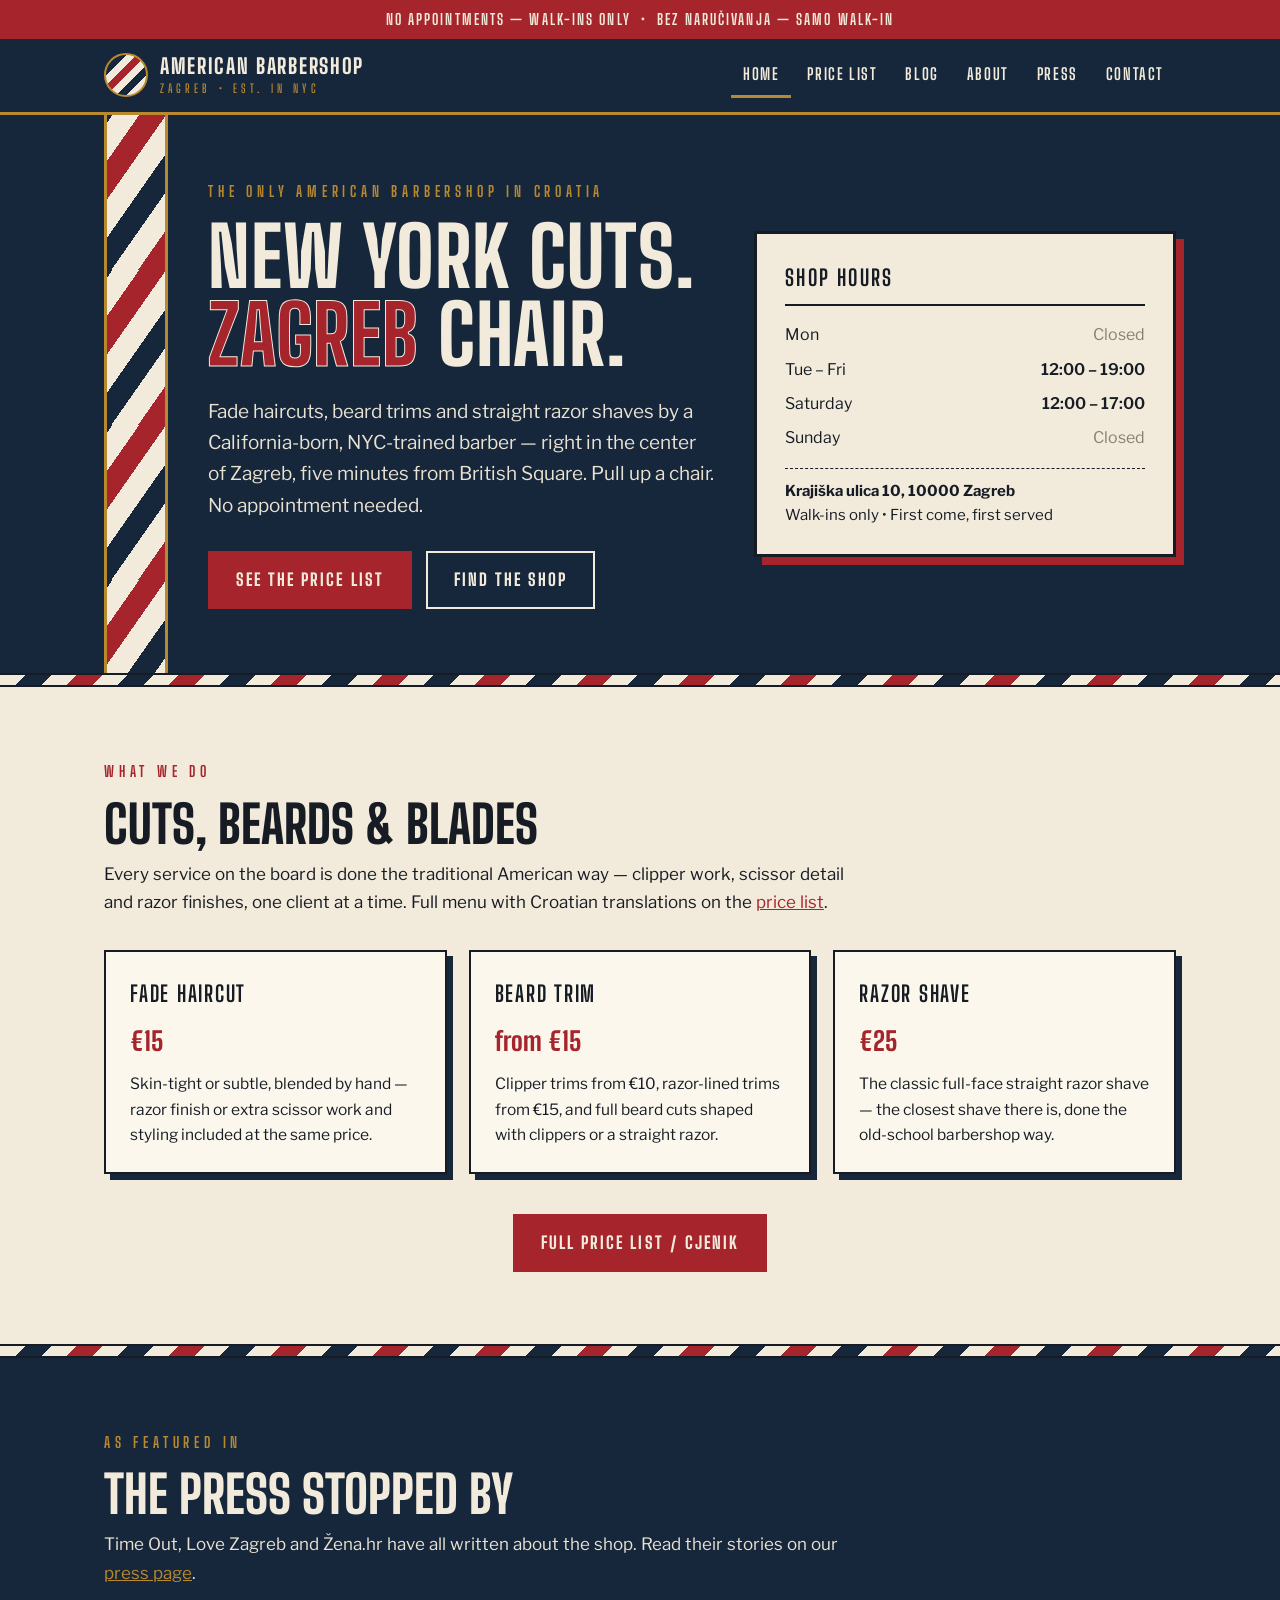
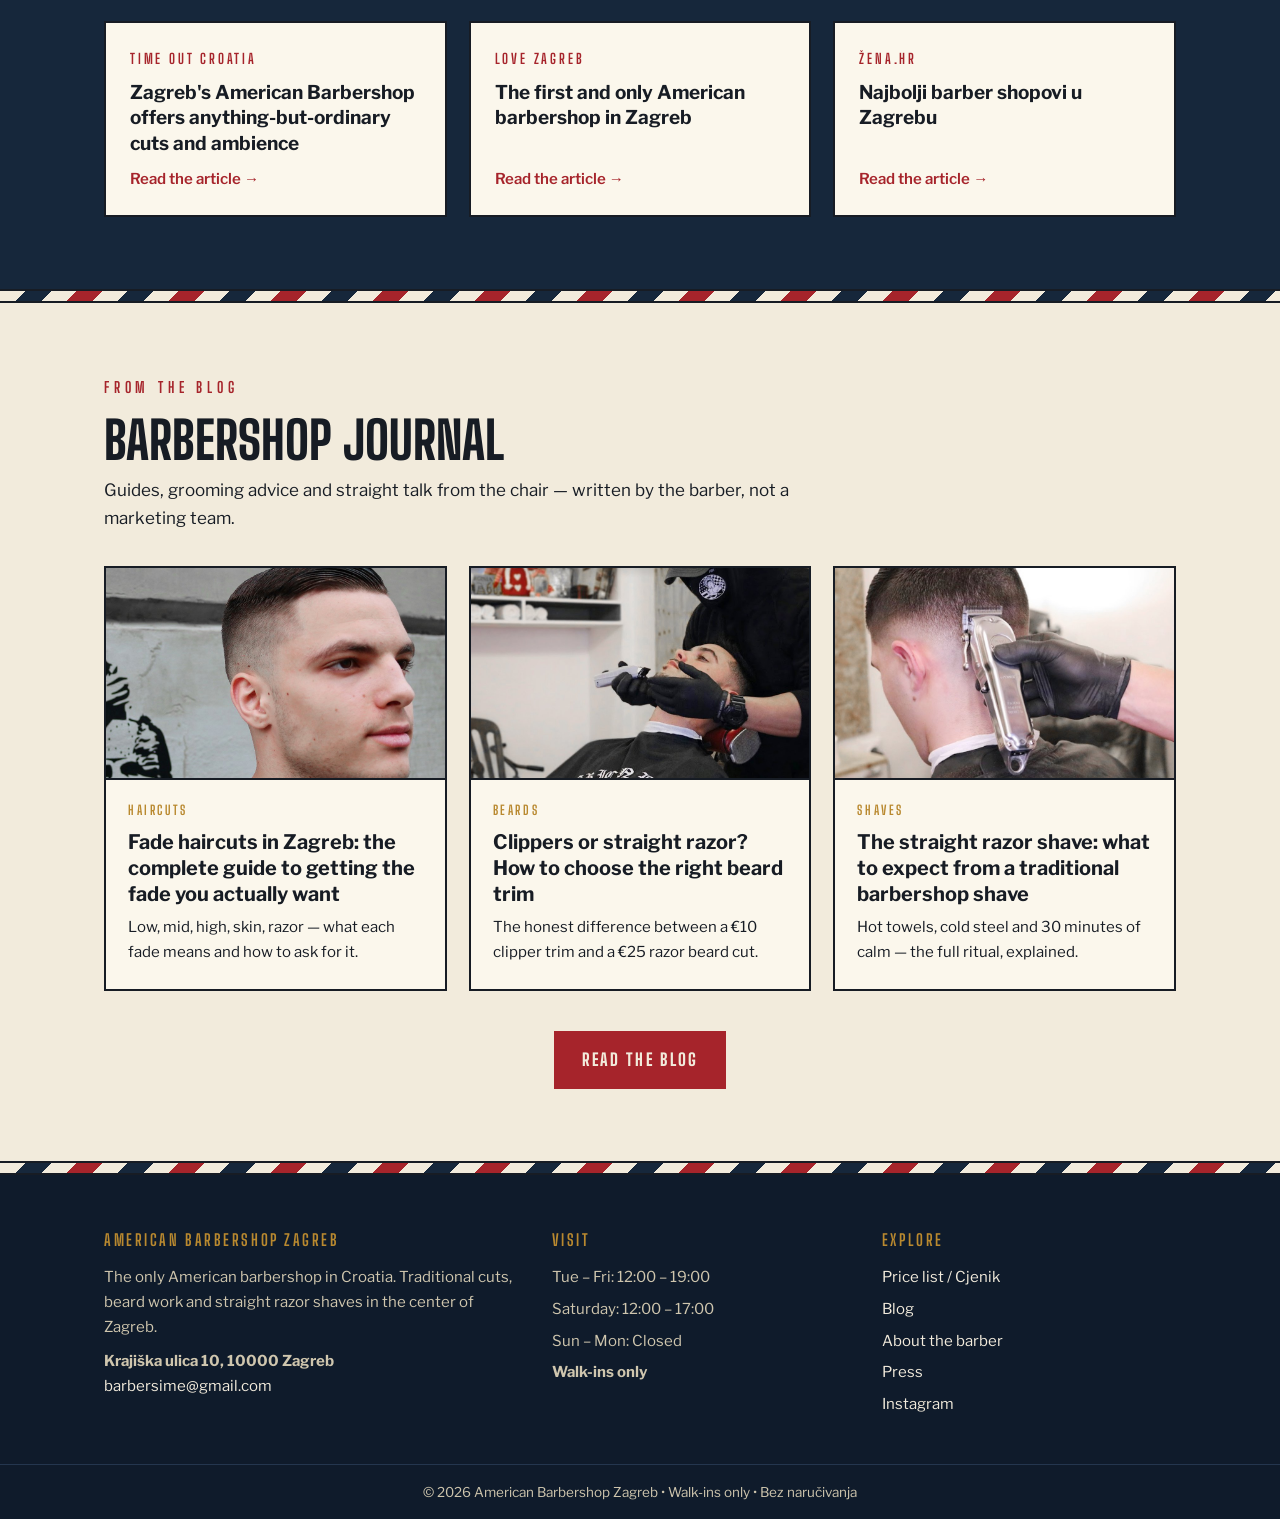
<file: index.html>
<!DOCTYPE html>
<html lang="en">
<head>
  <meta charset="UTF-8">
  <meta name="viewport" content="width=device-width, initial-scale=1.0">
  <title>American Barbershop Zagreb | Fades, Beard Trims &amp; Hot Towel Shaves — Walk-Ins Only</title>
  <meta name="description" content="The only American barbershop in Croatia. NYC-trained barber in the center of Zagreb (Krajiška 10, near British Square). Haircuts €15, beard trims, straight razor shaves. No appointments — walk-ins only.">
  <link rel="canonical" href="https://www.barbershopzagreb.com/">
  <meta property="og:type" content="website">
  <meta property="og:title" content="American Barbershop Zagreb — Walk-Ins Only">
  <meta property="og:description" content="Fades, beard trims and straight razor shaves by a NYC-trained American barber in the center of Zagreb. No appointments needed.">
  <meta property="og:url" content="https://www.barbershopzagreb.com/">
  <meta property="og:image" content="https://www.barbershopzagreb.com/images/barbershop-interior.jpg">
  <meta property="og:locale" content="en_US">
  <meta property="og:locale:alternate" content="hr_HR">
  <link rel="preconnect" href="https://fonts.googleapis.com">
  <link rel="preconnect" href="https://fonts.gstatic.com" crossorigin>
  <link href="https://fonts.googleapis.com/css2?family=Big+Shoulders+Display:wght@600;700;800&family=Libre+Franklin:ital,wght@0,400;0,600;0,700;1,400&display=swap" rel="stylesheet">
  <link rel="stylesheet" href="css/style.css">
  <script type="application/ld+json">
  {
    "@context": "https://schema.org",
    "@type": "Barbershop",
    "@id": "https://www.barbershopzagreb.com/#barbershop",
    "name": "American Barbershop Zagreb",
    "alternateName": "The American Barber Shop Zagreb",
    "description": "The only American barbershop in Croatia. Fade haircuts, beard trims and straight razor shaves by a NYC-trained barber. Walk-ins only.",
    "url": "https://www.barbershopzagreb.com/",
    "email": "barbersime@gmail.com",
    "image": "https://www.barbershopzagreb.com/images/barbershop-interior.jpg",
    "logo": "https://www.barbershopzagreb.com/images/logo-color.png",
    "priceRange": "€5–€25",
    "currenciesAccepted": "EUR",
    "address": {
      "@type": "PostalAddress",
      "streetAddress": "Krajiška ulica 10",
      "addressLocality": "Zagreb",
      "postalCode": "10000",
      "addressCountry": "HR"
    },
    "geo": { "@type": "GeoCoordinates", "latitude": 45.8124350, "longitude": 15.9585610 },
    "openingHoursSpecification": [
      { "@type": "OpeningHoursSpecification", "dayOfWeek": ["Tuesday","Wednesday","Thursday","Friday"], "opens": "12:00", "closes": "19:00" },
      { "@type": "OpeningHoursSpecification", "dayOfWeek": "Saturday", "opens": "12:00", "closes": "17:00" }
    ],
    "sameAs": [
      "https://www.instagram.com/barbershop.zagreb/",
      "https://www.facebook.com/barbershop.zagreb/"
    ]
  }
  </script>
</head>
<body>
  <div class="topbar">No appointments — walk-ins only &nbsp;•&nbsp; Bez naručivanja — samo walk-in</div>
  <header class="site-header">
    <div class="header-inner">
      <a class="brand" href="index.html">
        <span class="brand-mark" aria-hidden="true"></span>
        <span class="brand-text"><span class="b1">American Barbershop</span><br><span class="b2">Zagreb • Est. in NYC</span></span>
      </a>
      <button class="nav-toggle" aria-expanded="false" aria-controls="nav">Menu</button>
      <nav class="nav" id="nav" aria-label="Main navigation">
        <a href="index.html" aria-current="page">Home</a>
        <a href="pricelist.html">Price List</a>
        <a href="blog/index.html">Blog</a>
        <a href="about.html">About</a>
        <a href="press.html">Press</a>
        <a href="contact.html">Contact</a>
      </nav>
    </div>
  </header>

  <main>
    <section class="hero">
      <div class="hero-grid">
        <div class="hero-pole" aria-hidden="true"></div>
        <div class="hero-copy">
          <p class="eyebrow">The only American barbershop in Croatia</p>
          <h1>New York cuts.<br><span class="accent">Zagreb</span> chair.</h1>
          <p class="lede">Fade haircuts, beard trims and straight razor shaves by a California-born, NYC-trained barber — right in the center of Zagreb, five minutes from British Square. Pull up a chair. No appointment needed.</p>
          <div class="btn-row">
            <a class="btn btn-primary" href="pricelist.html">See the price list</a>
            <a class="btn btn-ghost" href="contact.html">Find the shop</a>
          </div>
        </div>
        <div class="hero-card-col">
          <div class="hero-card">
            <h2>Shop Hours</h2>
            <table class="hours">
              <tr class="closed"><td>Mon</td><td>Closed</td></tr>
              <tr><td>Tue – Fri</td><td>12:00 – 19:00</td></tr>
              <tr><td>Saturday</td><td>12:00 – 17:00</td></tr>
              <tr class="closed"><td>Sunday</td><td>Closed</td></tr>
            </table>
            <p class="addr"><strong>Krajiška ulica 10, 10000 Zagreb</strong><br>Walk-ins only • First come, first served</p>
          </div>
        </div>
      </div>
    </section>

    <div class="pole-ribbon" aria-hidden="true"></div>

    <section class="section">
      <div class="wrap">
        <p class="eyebrow" style="color:var(--red)">What we do</p>
        <h2 class="title">Cuts, beards &amp; blades</h2>
        <p class="sub">Every service on the board is done the traditional American way — clipper work, scissor detail and razor finishes, one client at a time. Full menu with Croatian translations on the <a href="pricelist.html">price list</a>.</p>
        <div class="svc-grid">
          <article class="svc">
            <h3>Fade Haircut</h3>
            <p class="price">€15</p>
            <p>Skin-tight or subtle, blended by hand — razor finish or extra scissor work and styling included at the same price.</p>
          </article>
          <article class="svc">
            <h3>Beard Trim</h3>
            <p class="price">from €15</p>
            <p>Clipper trims from €10, razor-lined trims from €15, and full beard cuts shaped with clippers or a straight razor.</p>
          </article>
          <article class="svc">
            <h3>Razor Shave</h3>
            <p class="price">€25</p>
            <p>The classic full-face straight razor shave — the closest shave there is, done the old-school barbershop way.</p>
          </article>
        </div>
        <p class="center mt-lg"><a class="btn btn-primary" style="border-color:var(--red)" href="pricelist.html">Full price list / Cjenik</a></p>
      </div>
    </section>

    <div class="pole-ribbon" aria-hidden="true"></div>

    <section class="section section-dark">
      <div class="wrap">
        <p class="eyebrow">As featured in</p>
        <h2 class="title">The press stopped by</h2>
        <p class="sub">Time Out, Love Zagreb and Žena.hr have all written about the shop. Read their stories on our <a href="press.html" style="color:var(--brass)">press page</a>.</p>
        <div class="press-grid">
          <article class="press-card">
            <p class="src">Time Out Croatia</p>
            <h3><a href="https://www.timeout.com/croatia/news/zagrebs-american-barbershop-offers-anything-but-ordinary-cuts-and-ambience-061820" rel="noopener">Zagreb's American Barbershop offers anything-but-ordinary cuts and ambience</a></h3>
            <p class="read">Read the article →</p>
          </article>
          <article class="press-card">
            <p class="src">Love Zagreb</p>
            <h3><a href="https://www.lovezagreb.hr/topics/heartbeat-of-zagreb/the-first-and-only-american-barbershop-in-zagreb" rel="noopener">The first and only American barbershop in Zagreb</a></h3>
            <p class="read">Read the article →</p>
          </article>
          <article class="press-card">
            <p class="src">Žena.hr</p>
            <h3><a href="https://zena.net.hr/ljepota/najbolji-barber-shopovi-u-zagrebu-61717796-9b56-11ef-9677-829ff0affdfc" rel="noopener">Najbolji barber shopovi u Zagrebu</a></h3>
            <p class="read">Read the article →</p>
          </article>
        </div>
      </div>
    </section>

    <div class="pole-ribbon" aria-hidden="true"></div>

    <section class="section">
      <div class="wrap">
        <p class="eyebrow" style="color:var(--red)">From the blog</p>
        <h2 class="title">Barbershop journal</h2>
        <p class="sub">Guides, grooming advice and straight talk from the chair — written by the barber, not a marketing team.</p>
        <div class="post-grid">
          <article class="post-card">
            <figure><img src="images/fade-haircut-zagreb.jpg" alt="Fresh fade haircut at American Barbershop Zagreb" loading="lazy"></figure>
            <div class="pad">
              <p class="tag">Haircuts</p>
              <h3><a href="blog/fade-haircut-zagreb.html">Fade haircuts in Zagreb: the complete guide to getting the fade you actually want</a></h3>
              <p>Low, mid, high, skin, razor — what each fade means and how to ask for it.</p>
            </div>
          </article>
          <article class="post-card">
            <figure><img src="images/beard-trim-zagreb.jpg" alt="Beard trim with straight razor detailing in Zagreb" loading="lazy"></figure>
            <div class="pad">
              <p class="tag">Beards</p>
              <h3><a href="blog/beard-trim-zagreb.html">Clippers or straight razor? How to choose the right beard trim</a></h3>
              <p>The honest difference between a €10 clipper trim and a €25 razor beard cut.</p>
            </div>
          </article>
          <article class="post-card">
            <figure><img src="images/razor-shave-zagreb.jpg" alt="Traditional straight razor shave in a Zagreb barbershop" loading="lazy"></figure>
            <div class="pad">
              <p class="tag">Shaves</p>
              <h3><a href="blog/straight-razor-shave-zagreb.html">The straight razor shave: what to expect from a traditional barbershop shave</a></h3>
              <p>Hot towels, cold steel and 30 minutes of calm — the full ritual, explained.</p>
            </div>
          </article>
        </div>
        <p class="center mt-lg"><a class="btn btn-primary" style="border-color:var(--red)" href="blog/index.html">Read the blog</a></p>
      </div>
    </section>
  </main>

  <div class="pole-ribbon" aria-hidden="true"></div>
  <footer class="site-footer">
    <div class="footer-grid">
      <div>
        <h4>American Barbershop Zagreb</h4>
        <p>The only American barbershop in Croatia. Traditional cuts, beard work and straight razor shaves in the center of Zagreb.</p>
        <p style="margin-top:10px"><strong>Krajiška ulica 10, 10000 Zagreb</strong><br><a href="mailto:barbersime@gmail.com">barbersime@gmail.com</a></p>
      </div>
      <div>
        <h4>Visit</h4>
        <ul>
          <li>Tue – Fri: 12:00 – 19:00</li>
          <li>Saturday: 12:00 – 17:00</li>
          <li>Sun – Mon: Closed</li>
          <li><strong>Walk-ins only</strong></li>
        </ul>
      </div>
      <div>
        <h4>Explore</h4>
        <ul>
          <li><a href="pricelist.html">Price list / Cjenik</a></li>
          <li><a href="blog/index.html">Blog</a></li>
          <li><a href="about.html">About the barber</a></li>
          <li><a href="press.html">Press</a></li>
          <li><a href="https://www.instagram.com/barbershop.zagreb/" rel="noopener">Instagram</a></li>
        </ul>
      </div>
    </div>
    <p class="copyline">© 2026 American Barbershop Zagreb • Walk-ins only • Bez naručivanja</p>
  </footer>
    <!-- Google tag (gtag.js) -->
  <script async src="https://www.googletagmanager.com/gtag/js?id=G-LPQ6373WWE"></script>
  <script>
    window.dataLayer = window.dataLayer || [];
    function gtag(){dataLayer.push(arguments);}
    gtag('js', new Date());

    gtag('config', 'G-LPQ6373WWE');
  </script>
  <script src="js/main.js"></script>
</body>
</html>
</file>
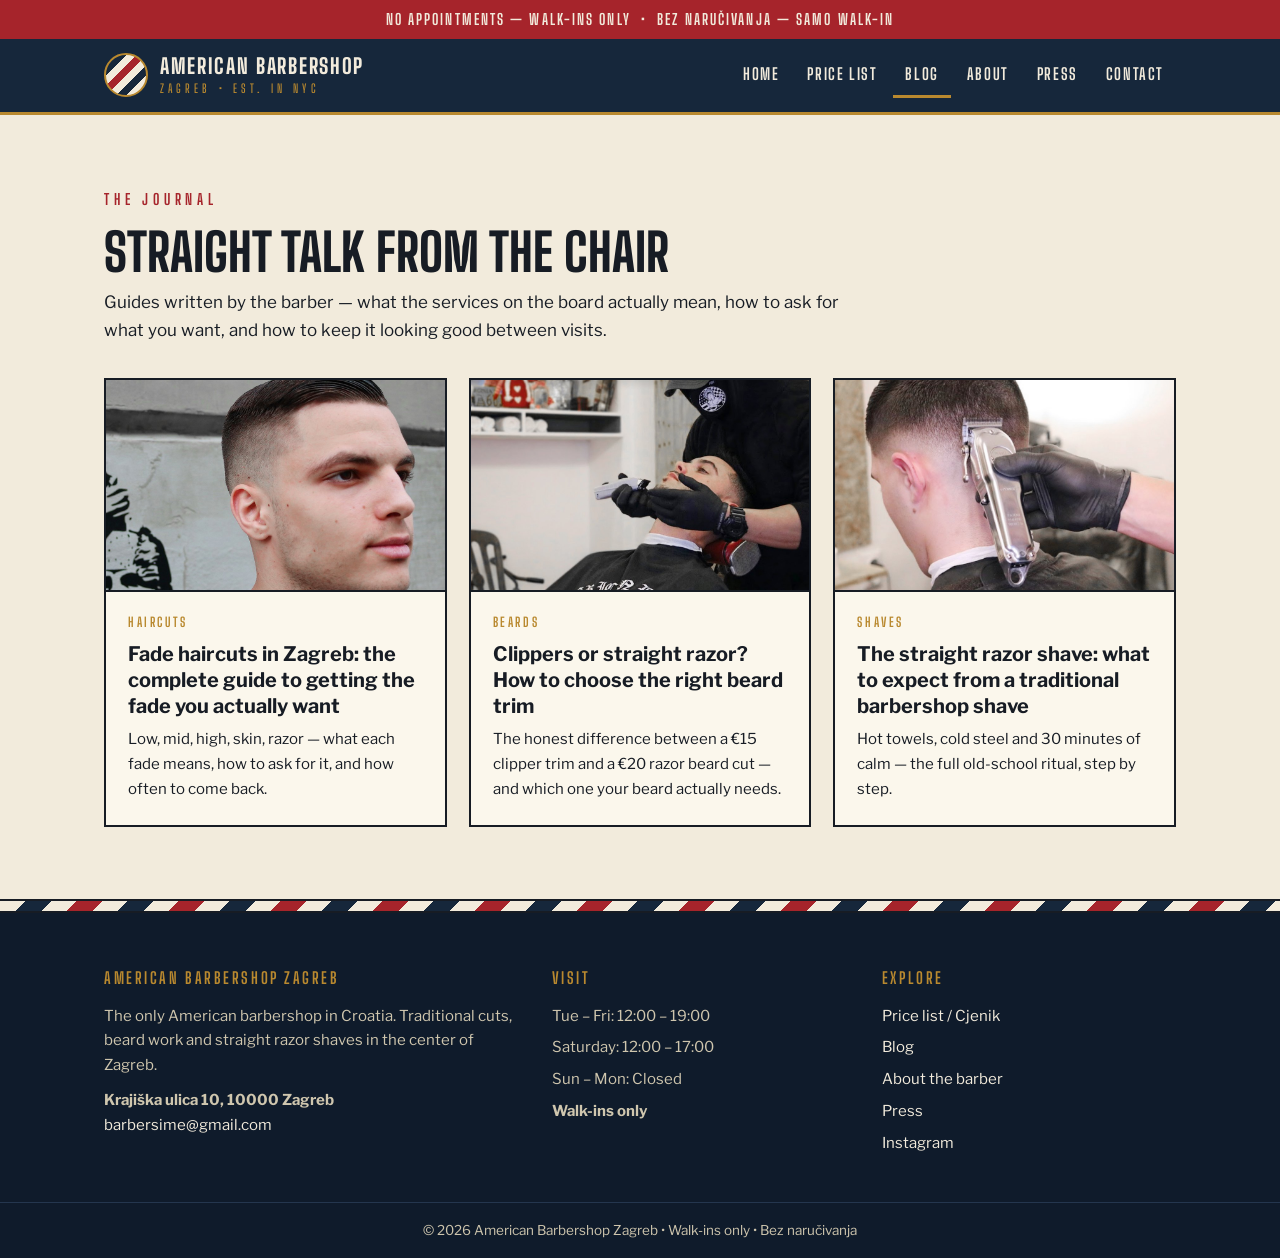
<file: blog/index.html>
<!DOCTYPE html>
<html lang="en">
<head>
  <meta charset="UTF-8">
  <meta name="viewport" content="width=device-width, initial-scale=1.0">
  <title>Barbershop Journal | Grooming Guides from American Barbershop Zagreb</title>
  <meta name="description" content="Haircut and grooming guides written by the barber at American Barbershop Zagreb: fade haircuts explained, beard trim advice, straight razor shaves and more.">
  <link rel="canonical" href="https://www.barbershopzagreb.com/blog/">
  <meta property="og:type" content="website">
  <meta property="og:title" content="Barbershop Journal — American Barbershop Zagreb">
  <meta property="og:description" content="Grooming guides and straight talk from the chair, written by the barber.">
  <meta property="og:url" content="https://www.barbershopzagreb.com/blog/">
  <link rel="preconnect" href="https://fonts.googleapis.com">
  <link rel="preconnect" href="https://fonts.gstatic.com" crossorigin>
  <link href="https://fonts.googleapis.com/css2?family=Big+Shoulders+Display:wght@600;700;800&family=Libre+Franklin:ital,wght@0,400;0,600;0,700;1,400&display=swap" rel="stylesheet">
  <link rel="stylesheet" href="../css/style.css">
  <script type="application/ld+json">
  {
    "@context": "https://schema.org",
    "@type": "Blog",
    "name": "Barbershop Journal",
    "url": "https://www.barbershopzagreb.com/blog/",
    "publisher": { "@id": "https://www.barbershopzagreb.com/#barbershop" }
  }
  </script>
</head>
<body>
  <div class="topbar">No appointments — walk-ins only &nbsp;•&nbsp; Bez naručivanja — samo walk-in</div>
  <header class="site-header">
    <div class="header-inner">
      <a class="brand" href="../index.html">
        <span class="brand-mark" aria-hidden="true"></span>
        <span class="brand-text"><span class="b1">American Barbershop</span><br><span class="b2">Zagreb • Est. in NYC</span></span>
      </a>
      <button class="nav-toggle" aria-expanded="false" aria-controls="nav">Menu</button>
      <nav class="nav" id="nav" aria-label="Main navigation">
        <a href="../index.html">Home</a>
        <a href="../pricelist.html">Price List</a>
        <a href="index.html" aria-current="page">Blog</a>
        <a href="../about.html">About</a>
        <a href="../press.html">Press</a>
        <a href="../contact.html">Contact</a>
      </nav>
    </div>
  </header>

  <main>
    <section class="section">
      <div class="wrap">
        <p class="eyebrow" style="color:var(--red)">The journal</p>
        <h1 class="title">Straight talk from the chair</h1>
        <p class="sub">Guides written by the barber — what the services on the board actually mean, how to ask for what you want, and how to keep it looking good between visits.</p>
        <div class="post-grid">
          <article class="post-card">
            <figure><img src="../images/fade-haircut-zagreb.jpg" alt="Fresh fade haircut at American Barbershop Zagreb" loading="lazy"></figure>
            <div class="pad">
              <p class="tag">Haircuts</p>
              <h3><a href="fade-haircut-zagreb.html">Fade haircuts in Zagreb: the complete guide to getting the fade you actually want</a></h3>
              <p>Low, mid, high, skin, razor — what each fade means, how to ask for it, and how often to come back.</p>
            </div>
          </article>
          <article class="post-card">
            <figure><img src="../images/beard-trim-zagreb.jpg" alt="Beard trim with straight razor detailing in Zagreb" loading="lazy"></figure>
            <div class="pad">
              <p class="tag">Beards</p>
              <h3><a href="beard-trim-zagreb.html">Clippers or straight razor? How to choose the right beard trim</a></h3>
              <p>The honest difference between a €15 clipper trim and a €20 razor beard cut — and which one your beard actually needs.</p>
            </div>
          </article>
          <article class="post-card">
            <figure><img src="../images/razor-shave-zagreb.jpg" alt="Traditional straight razor shave in a Zagreb barbershop" loading="lazy"></figure>
            <div class="pad">
              <p class="tag">Shaves</p>
              <h3><a href="straight-razor-shave-zagreb.html">The straight razor shave: what to expect from a traditional barbershop shave</a></h3>
              <p>Hot towels, cold steel and 30 minutes of calm — the full old-school ritual, step by step.</p>
            </div>
          </article>
        </div>
      </div>
    </section>
  </main>

  <div class="pole-ribbon" aria-hidden="true"></div>
  <footer class="site-footer">
    <div class="footer-grid">
      <div>
        <h4>American Barbershop Zagreb</h4>
        <p>The only American barbershop in Croatia. Traditional cuts, beard work and straight razor shaves in the center of Zagreb.</p>
        <p style="margin-top:10px"><strong>Krajiška ulica 10, 10000 Zagreb</strong><br><a href="mailto:barbersime@gmail.com">barbersime@gmail.com</a></p>
      </div>
      <div>
        <h4>Visit</h4>
        <ul>
          <li>Tue – Fri: 12:00 – 19:00</li>
          <li>Saturday: 12:00 – 17:00</li>
          <li>Sun – Mon: Closed</li>
          <li><strong>Walk-ins only</strong></li>
        </ul>
      </div>
      <div>
        <h4>Explore</h4>
        <ul>
          <li><a href="../pricelist.html">Price list / Cjenik</a></li>
          <li><a href="index.html">Blog</a></li>
          <li><a href="../about.html">About the barber</a></li>
          <li><a href="../press.html">Press</a></li>
          <li><a href="https://www.instagram.com/barbershop.zagreb/" rel="noopener">Instagram</a></li>
        </ul>
      </div>
    </div>
    <p class="copyline">© 2026 American Barbershop Zagreb • Walk-ins only • Bez naručivanja</p>
  </footer>
  <script src="../js/main.js"></script>
</body>
</html>
</file>
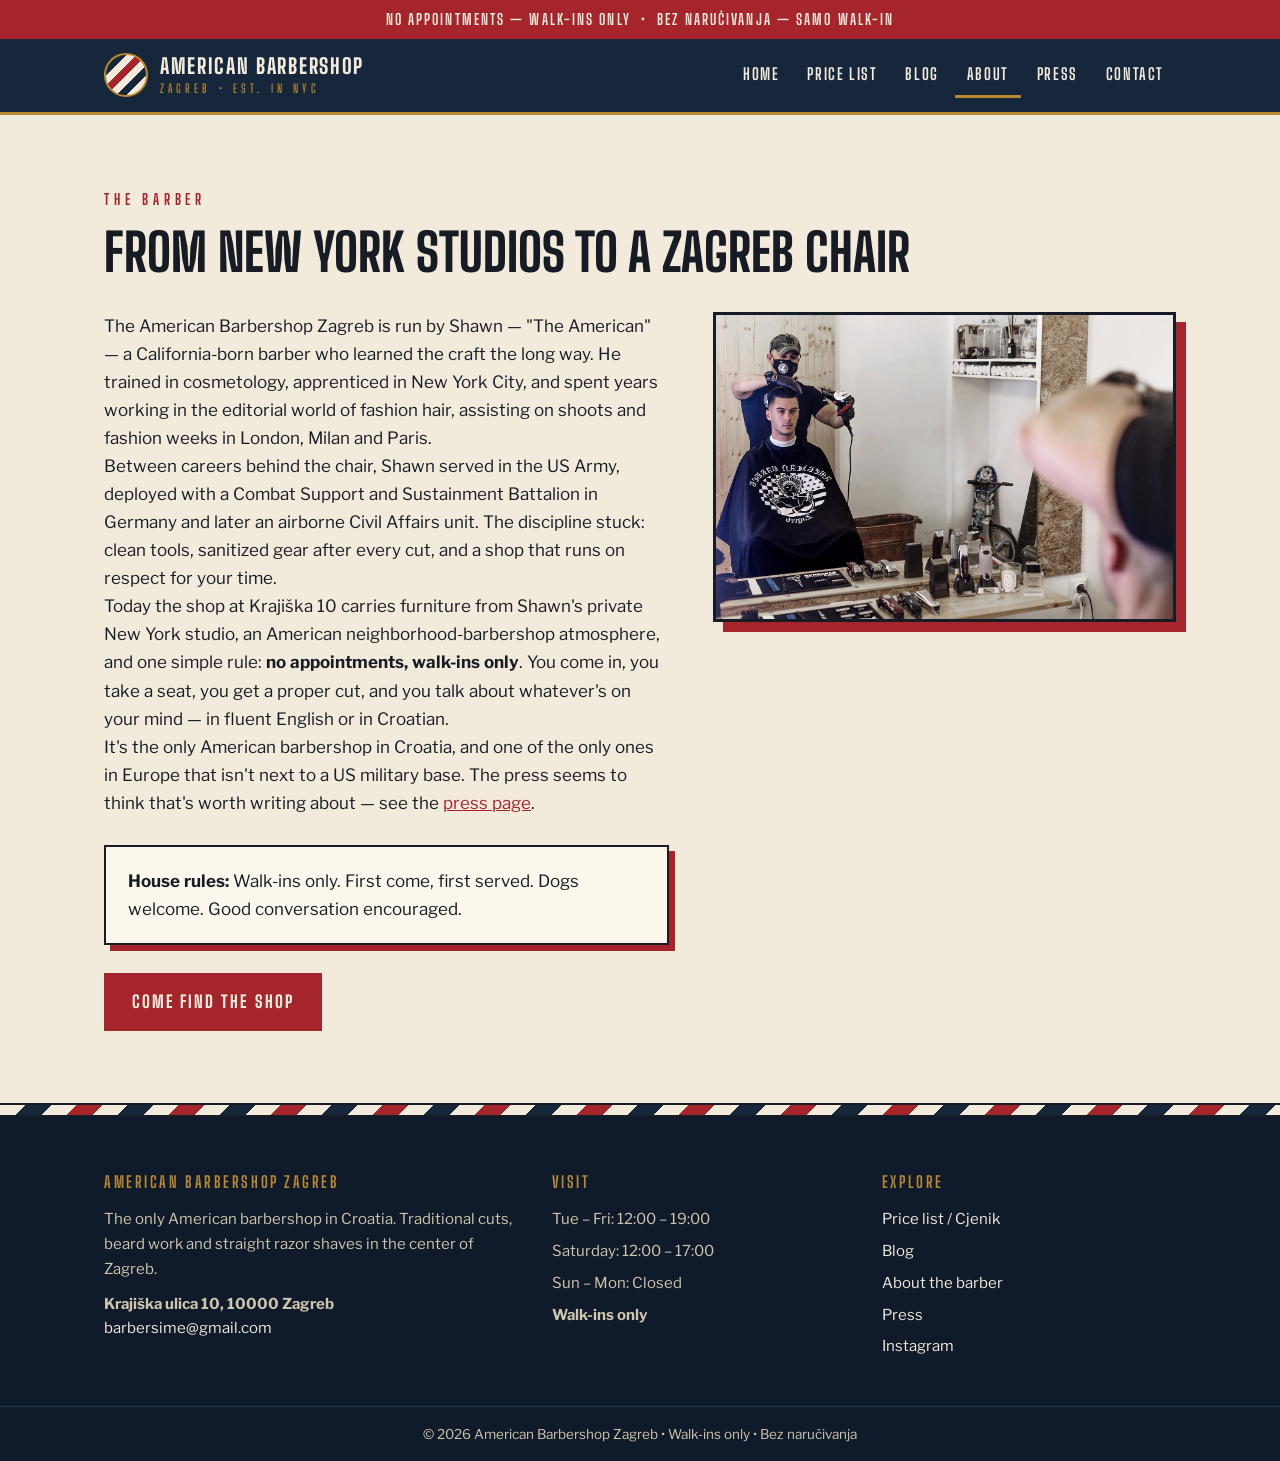
<file: about.html>
<!DOCTYPE html>
<html lang="en">
<head>
  <meta charset="UTF-8">
  <meta name="viewport" content="width=device-width, initial-scale=1.0">
  <title>About the Barber | American Barbershop Zagreb — NYC-Trained, US Veteran</title>
  <meta name="description" content="Meet Shawn, 'The American' — a California-born, NYC-trained barber and US Army veteran who brought a real American barbershop to the center of Zagreb, Croatia.">
  <link rel="canonical" href="https://www.barbershopzagreb.com/about.html">
  <meta property="og:type" content="profile">
  <meta property="og:title" content="About the Barber — American Barbershop Zagreb">
  <meta property="og:description" content="California-born, NYC-trained, US Army veteran. The story behind the only American barbershop in Croatia.">
  <meta property="og:url" content="https://www.barbershopzagreb.com/about.html">
  <link rel="preconnect" href="https://fonts.googleapis.com">
  <link rel="preconnect" href="https://fonts.gstatic.com" crossorigin>
  <link href="https://fonts.googleapis.com/css2?family=Big+Shoulders+Display:wght@600;700;800&family=Libre+Franklin:ital,wght@0,400;0,600;0,700;1,400&display=swap" rel="stylesheet">
  <link rel="stylesheet" href="css/style.css">
</head>
<body>
  <div class="topbar">No appointments — walk-ins only &nbsp;•&nbsp; Bez naručivanja — samo walk-in</div>
  <header class="site-header">
    <div class="header-inner">
      <a class="brand" href="index.html">
        <span class="brand-mark" aria-hidden="true"></span>
        <span class="brand-text"><span class="b1">American Barbershop</span><br><span class="b2">Zagreb • Est. in NYC</span></span>
      </a>
      <button class="nav-toggle" aria-expanded="false" aria-controls="nav">Menu</button>
      <nav class="nav" id="nav" aria-label="Main navigation">
        <a href="index.html">Home</a>
        <a href="pricelist.html">Price List</a>
        <a href="blog/index.html">Blog</a>
        <a href="about.html" aria-current="page">About</a>
        <a href="press.html">Press</a>
        <a href="contact.html">Contact</a>
      </nav>
    </div>
  </header>

  <main>
    <section class="section">
      <div class="wrap">
        <p class="eyebrow" style="color:var(--red)">The barber</p>
        <h1 class="title">From New York studios to a Zagreb chair</h1>
        <div class="split" style="margin-top:34px">
          <div>
            <p>The American Barbershop Zagreb is run by Shawn — "The American" — a California-born barber who learned the craft the long way. He trained in cosmetology, apprenticed in New York City, and spent years working in the editorial world of fashion hair, assisting on shoots and fashion weeks in London, Milan and Paris.</p>
            <p>Between careers behind the chair, Shawn served in the US Army, deployed with a Combat Support and Sustainment Battalion in Germany and later an airborne Civil Affairs unit. The discipline stuck: clean tools, sanitized gear after every cut, and a shop that runs on respect for your time.</p>
            <p>Today the shop at Krajiška 10 carries furniture from Shawn's private New York studio, an American neighborhood-barbershop atmosphere, and one simple rule: <strong>no appointments, walk-ins only</strong>. You come in, you take a seat, you get a proper cut, and you talk about whatever's on your mind — in fluent English or in Croatian.</p>
            <p>It's the only American barbershop in Croatia, and one of the only ones in Europe that isn't next to a US military base. The press seems to think that's worth writing about — see the <a href="press.html">press page</a>.</p>
            <div class="callout" style="border:2px solid var(--ink);background:#fbf7ec;box-shadow:6px 6px 0 var(--red);padding:20px 22px;margin:28px 0">
              <strong>House rules:</strong> Walk-ins only. First come, first served. Dogs welcome. Good conversation encouraged.
            </div>
            <p><a class="btn btn-primary" style="border-color:var(--red)" href="contact.html">Come find the shop</a></p>
          </div>
          <figure>
            <img src="images/barber-at-work.jpg" alt="Shawn at work behind the chair at American Barbershop Zagreb" loading="lazy">
          </figure>
        </div>
      </div>
    </section>
  </main>

  <div class="pole-ribbon" aria-hidden="true"></div>
  <footer class="site-footer">
    <div class="footer-grid">
      <div>
        <h4>American Barbershop Zagreb</h4>
        <p>The only American barbershop in Croatia. Traditional cuts, beard work and straight razor shaves in the center of Zagreb.</p>
        <p style="margin-top:10px"><strong>Krajiška ulica 10, 10000 Zagreb</strong><br><a href="mailto:barbersime@gmail.com">barbersime@gmail.com</a></p>
      </div>
      <div>
        <h4>Visit</h4>
        <ul>
          <li>Tue – Fri: 12:00 – 19:00</li>
          <li>Saturday: 12:00 – 17:00</li>
          <li>Sun – Mon: Closed</li>
          <li><strong>Walk-ins only</strong></li>
        </ul>
      </div>
      <div>
        <h4>Explore</h4>
        <ul>
          <li><a href="pricelist.html">Price list / Cjenik</a></li>
          <li><a href="blog/index.html">Blog</a></li>
          <li><a href="about.html">About the barber</a></li>
          <li><a href="press.html">Press</a></li>
          <li><a href="https://www.instagram.com/barbershop.zagreb/" rel="noopener">Instagram</a></li>
        </ul>
      </div>
    </div>
    <p class="copyline">© 2026 American Barbershop Zagreb • Walk-ins only • Bez naručivanja</p>
  </footer>
    <!-- Google tag (gtag.js) -->
   <script async src="https://www.googletagmanager.com/gtag/js?id=G-LPQ6373WWE"></script>
  <script>
    window.dataLayer = window.dataLayer || [];
    function gtag(){dataLayer.push(arguments);}
    gtag('js', new Date());

    gtag('config', 'G-LPQ6373WWE');
  </script>
  <script src="js/main.js"></script>
</body>
</html>
</file>
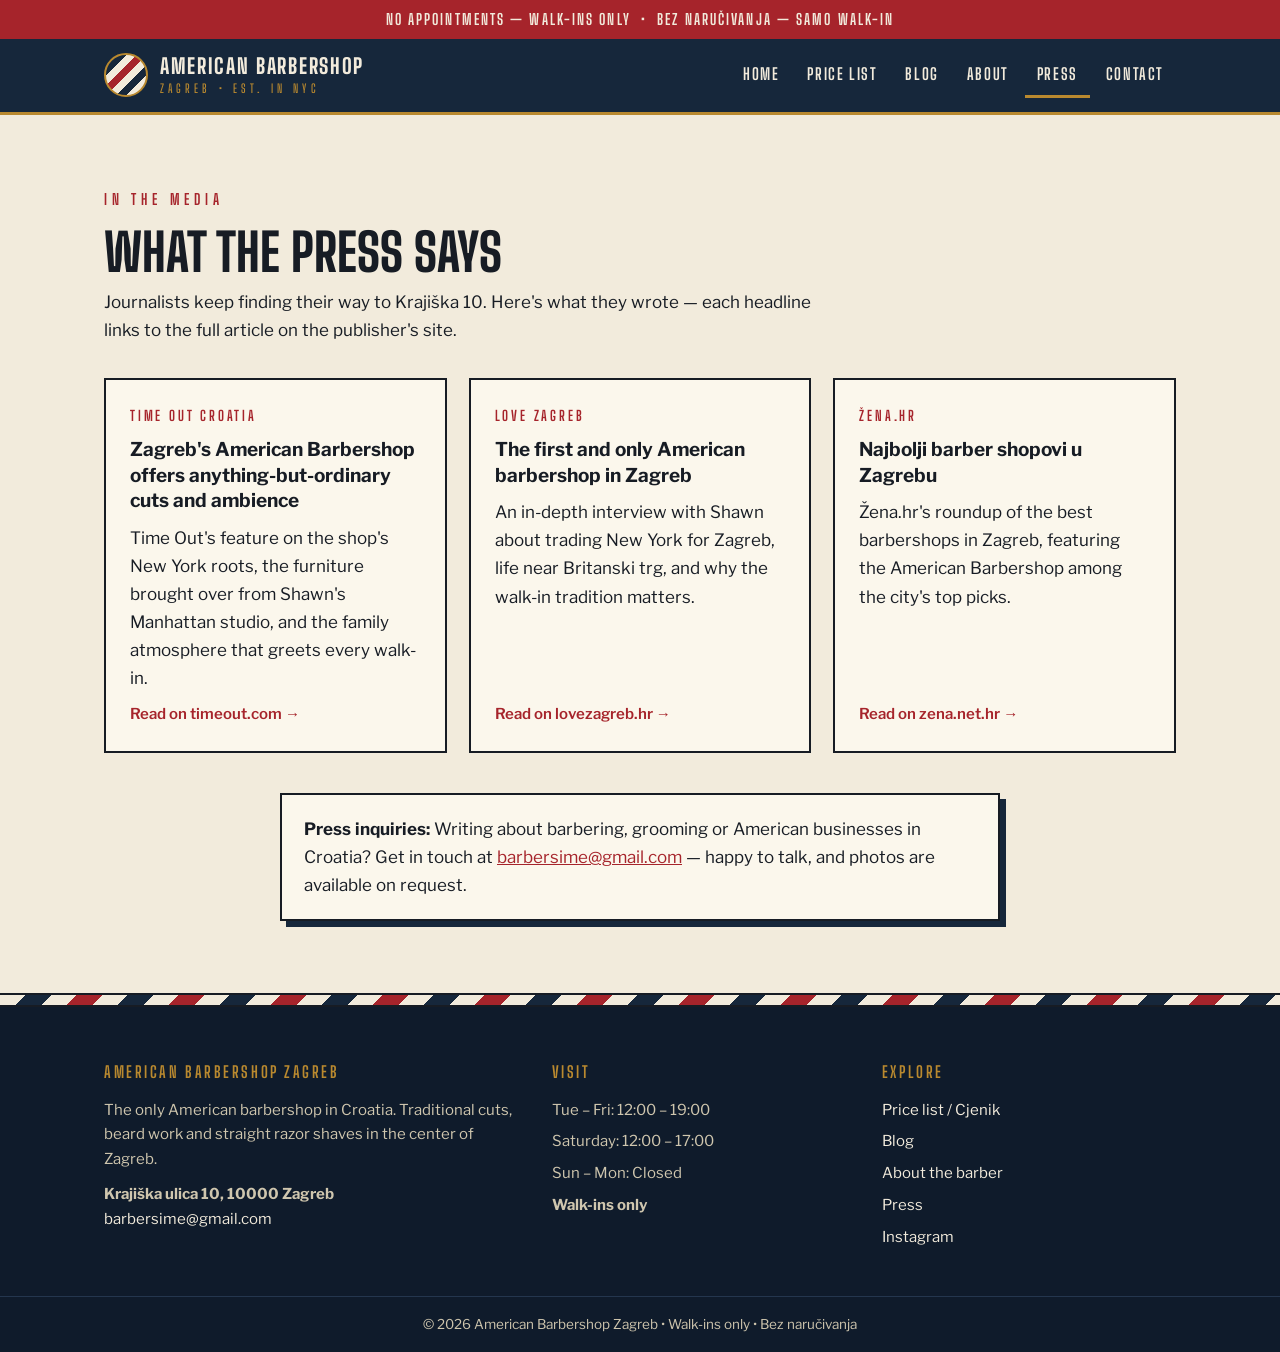
<file: press.html>
<!DOCTYPE html>
<html lang="en">
<head>
  <meta charset="UTF-8">
  <meta name="viewport" content="width=device-width, initial-scale=1.0">
  <title>Press &amp; Media | American Barbershop Zagreb in Time Out, Love Zagreb &amp; Žena.hr</title>
  <meta name="description" content="What the press writes about American Barbershop Zagreb: features in Time Out Croatia, Love Zagreb and Žena.hr's roundup of the best barbershops in Zagreb.">
  <link rel="canonical" href="https://www.barbershopzagreb.com/press.html">
  <meta property="og:type" content="website">
  <meta property="og:title" content="Press &amp; Media — American Barbershop Zagreb">
  <meta property="og:description" content="Featured in Time Out Croatia, Love Zagreb and Žena.hr.">
  <meta property="og:url" content="https://www.barbershopzagreb.com/press.html">
  <link rel="preconnect" href="https://fonts.googleapis.com">
  <link rel="preconnect" href="https://fonts.gstatic.com" crossorigin>
  <link href="https://fonts.googleapis.com/css2?family=Big+Shoulders+Display:wght@600;700;800&family=Libre+Franklin:ital,wght@0,400;0,600;0,700;1,400&display=swap" rel="stylesheet">
  <link rel="stylesheet" href="css/style.css">
</head>
<body>
  <div class="topbar">No appointments — walk-ins only &nbsp;•&nbsp; Bez naručivanja — samo walk-in</div>
  <header class="site-header">
    <div class="header-inner">
      <a class="brand" href="index.html">
        <span class="brand-mark" aria-hidden="true"></span>
        <span class="brand-text"><span class="b1">American Barbershop</span><br><span class="b2">Zagreb • Est. in NYC</span></span>
      </a>
      <button class="nav-toggle" aria-expanded="false" aria-controls="nav">Menu</button>
      <nav class="nav" id="nav" aria-label="Main navigation">
        <a href="index.html">Home</a>
        <a href="pricelist.html">Price List</a>
        <a href="blog/index.html">Blog</a>
        <a href="about.html">About</a>
        <a href="press.html" aria-current="page">Press</a>
        <a href="contact.html">Contact</a>
      </nav>
    </div>
  </header>

  <main>
    <section class="section">
      <div class="wrap">
        <p class="eyebrow" style="color:var(--red)">In the media</p>
        <h1 class="title">What the press says</h1>
        <p class="sub">Journalists keep finding their way to Krajiška 10. Here's what they wrote — each headline links to the full article on the publisher's site.</p>
        <div class="press-grid">
          <article class="press-card">
            <p class="src">Time Out Croatia</p>
            <h3><a href="https://www.timeout.com/croatia/news/zagrebs-american-barbershop-offers-anything-but-ordinary-cuts-and-ambience-061820" rel="noopener">Zagreb's American Barbershop offers anything-but-ordinary cuts and ambience</a></h3>
            <p>Time Out's feature on the shop's New York roots, the furniture brought over from Shawn's Manhattan studio, and the family atmosphere that greets every walk-in.</p>
            <p class="read">Read on timeout.com →</p>
          </article>
          <article class="press-card">
            <p class="src">Love Zagreb</p>
            <h3><a href="https://www.lovezagreb.hr/topics/heartbeat-of-zagreb/the-first-and-only-american-barbershop-in-zagreb" rel="noopener">The first and only American barbershop in Zagreb</a></h3>
            <p>An in-depth interview with Shawn about trading New York for Zagreb, life near Britanski trg, and why the walk-in tradition matters.</p>
            <p class="read">Read on lovezagreb.hr →</p>
          </article>
          <article class="press-card">
            <p class="src">Žena.hr</p>
            <h3><a href="https://zena.net.hr/ljepota/najbolji-barber-shopovi-u-zagrebu-61717796-9b56-11ef-9677-829ff0affdfc" rel="noopener">Najbolji barber shopovi u Zagrebu</a></h3>
            <p>Žena.hr's roundup of the best barbershops in Zagreb, featuring the American Barbershop among the city's top picks.</p>
            <p class="read">Read on zena.net.hr →</p>
          </article>
        </div>
        <div class="callout" style="border:2px solid var(--ink);background:#fbf7ec;box-shadow:6px 6px 0 var(--navy);padding:20px 22px;margin:40px auto 0;max-width:720px">
          <strong>Press inquiries:</strong> Writing about barbering, grooming or American businesses in Croatia? Get in touch at <a href="mailto:barbersime@gmail.com">barbersime@gmail.com</a> — happy to talk, and photos are available on request.
        </div>
      </div>
    </section>
  </main>

  <div class="pole-ribbon" aria-hidden="true"></div>
  <footer class="site-footer">
    <div class="footer-grid">
      <div>
        <h4>American Barbershop Zagreb</h4>
        <p>The only American barbershop in Croatia. Traditional cuts, beard work and straight razor shaves in the center of Zagreb.</p>
        <p style="margin-top:10px"><strong>Krajiška ulica 10, 10000 Zagreb</strong><br><a href="mailto:barbersime@gmail.com">barbersime@gmail.com</a></p>
      </div>
      <div>
        <h4>Visit</h4>
        <ul>
          <li>Tue – Fri: 12:00 – 19:00</li>
          <li>Saturday: 12:00 – 17:00</li>
          <li>Sun – Mon: Closed</li>
          <li><strong>Walk-ins only</strong></li>
        </ul>
      </div>
      <div>
        <h4>Explore</h4>
        <ul>
          <li><a href="pricelist.html">Price list / Cjenik</a></li>
          <li><a href="blog/index.html">Blog</a></li>
          <li><a href="about.html">About the barber</a></li>
          <li><a href="press.html">Press</a></li>
          <li><a href="https://www.instagram.com/barbershop.zagreb/" rel="noopener">Instagram</a></li>
        </ul>
      </div>
    </div>
    <p class="copyline">© 2026 American Barbershop Zagreb • Walk-ins only • Bez naručivanja</p>
  </footer>
    <script async src="https://www.googletagmanager.com/gtag/js?id=G-LPQ6373WWE"></script>
  <script>
    window.dataLayer = window.dataLayer || [];
    function gtag(){dataLayer.push(arguments);}
    gtag('js', new Date());

    gtag('config', 'G-LPQ6373WWE');
  </script>
  <script src="js/main.js"></script>
</body>
</html>
</file>
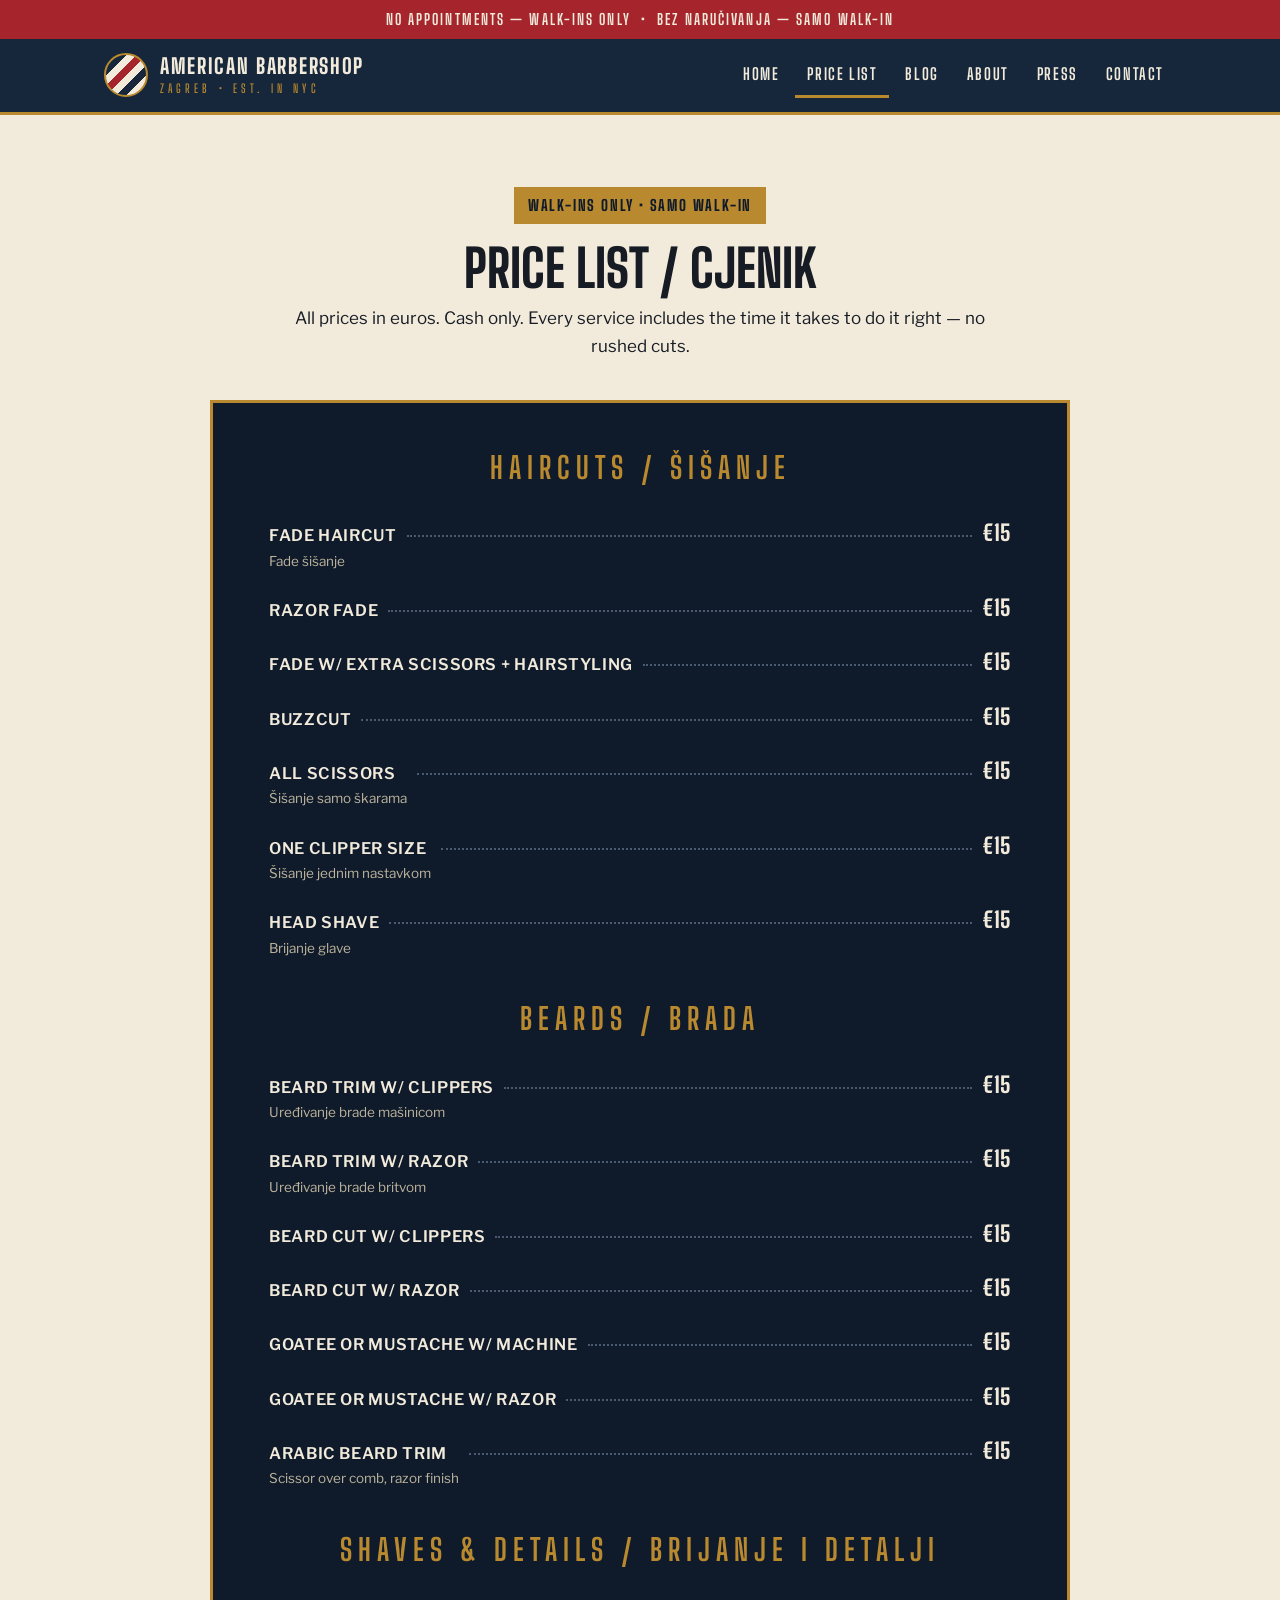
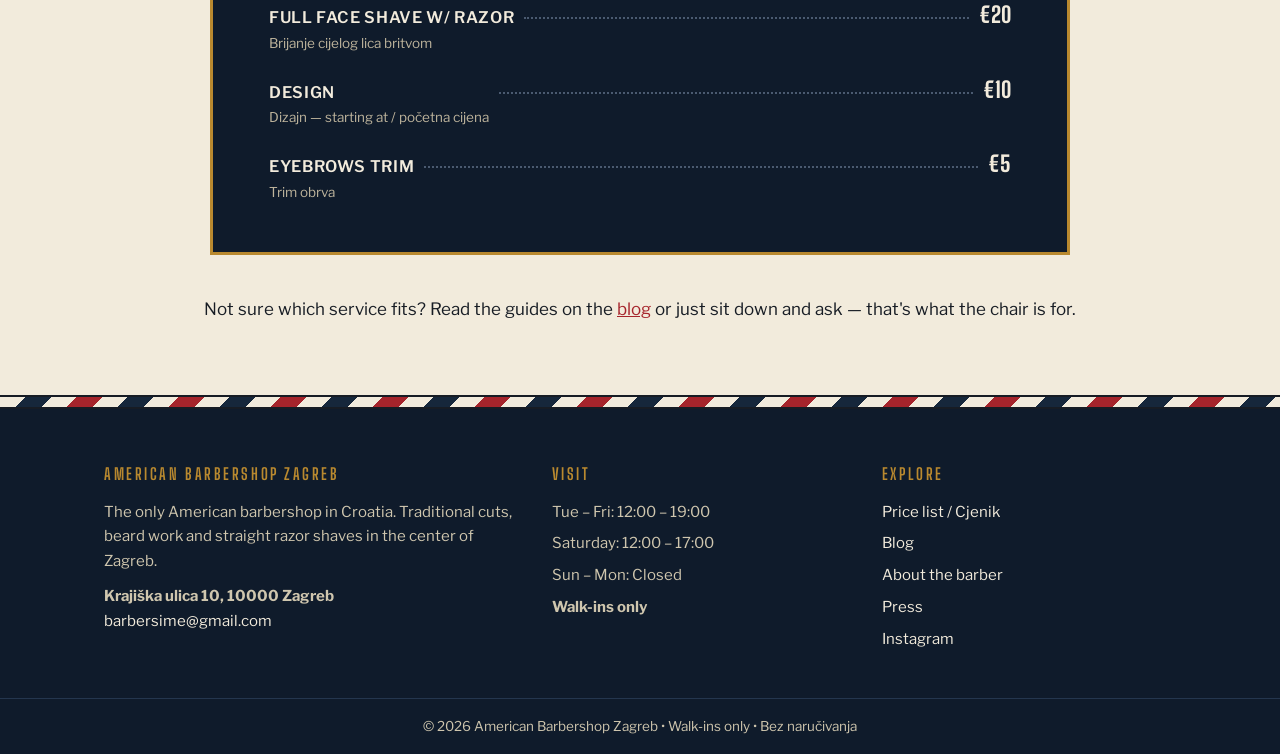
<file: pricelist.html>
<!DOCTYPE html>
<html lang="en">
<head>
  <meta charset="UTF-8">
  <meta name="viewport" content="width=device-width, initial-scale=1.0">
  <title>Price List / Cjenik | American Barbershop Zagreb — Haircuts €15</title>
  <meta name="description" content="Barbershop prices in Zagreb: all haircuts €15 (fade, razor fade, buzzcut, scissor cut), beard trim from €15, full straight razor shave €25, head shave €10. Walk-ins only at Krajiška 10.">
  <link rel="canonical" href="https://www.barbershopzagreb.com/pricelist.html">
  <meta property="og:type" content="website">
  <meta property="og:title" content="Price List / Cjenik — American Barbershop Zagreb">
  <meta property="og:description" content="Haircuts €15, beard trims from €20, straight razor shaves €40. No appointments — walk-ins only.">
  <meta property="og:url" content="https://www.barbershopzagreb.com/pricelist.html">
  <link rel="preconnect" href="https://fonts.googleapis.com">
  <link rel="preconnect" href="https://fonts.gstatic.com" crossorigin>
  <link href="https://fonts.googleapis.com/css2?family=Big+Shoulders+Display:wght@600;700;800&family=Libre+Franklin:ital,wght@0,400;0,600;0,700;1,400&display=swap" rel="stylesheet">
  <link rel="stylesheet" href="css/style.css">
  <script type="application/ld+json">
  {
    "@context": "https://schema.org",
    "@type": "OfferCatalog",
    "name": "American Barbershop Zagreb — Services & Prices",
    "url": "https://www.barbershopzagreb.com/pricelist.html",
    "itemListElement": [
      {"@type":"Offer","itemOffered":{"@type":"Service","name":"Fade Haircut"},"price":"15.00","priceCurrency":"EUR"},
      {"@type":"Offer","itemOffered":{"@type":"Service","name":"Razor Fade"},"price":"15.00","priceCurrency":"EUR"},
      {"@type":"Offer","itemOffered":{"@type":"Service","name":"Fade Haircut with Extra Scissors + Hairstyling"},"price":"15.00","priceCurrency":"EUR"},
      {"@type":"Offer","itemOffered":{"@type":"Service","name":"Buzzcut"},"price":"15.00","priceCurrency":"EUR"},
      {"@type":"Offer","itemOffered":{"@type":"Service","name":"All Scissors Haircut"},"price":"15.00","priceCurrency":"EUR"},
      {"@type":"Offer","itemOffered":{"@type":"Service","name":"Haircut with One Clipper Size"},"price":"15.00","priceCurrency":"EUR"},
      {"@type":"Offer","itemOffered":{"@type":"Service","name":"Head Shave"},"price":"10.00","priceCurrency":"EUR"},
      {"@type":"Offer","itemOffered":{"@type":"Service","name":"Beard Trim with Clippers"},"price":"15.00","priceCurrency":"EUR"},
      {"@type":"Offer","itemOffered":{"@type":"Service","name":"Beard Trim with Razor"},"price":"15.00","priceCurrency":"EUR"},
      {"@type":"Offer","itemOffered":{"@type":"Service","name":"Beard Cut with Clippers"},"price":"15.00","priceCurrency":"EUR"},
      {"@type":"Offer","itemOffered":{"@type":"Service","name":"Beard Cut with Razor"},"price":"15.00","priceCurrency":"EUR"},
      {"@type":"Offer","itemOffered":{"@type":"Service","name":"Goatee or Mustache with Machine"},"price":"15.00","priceCurrency":"EUR"},
      {"@type":"Offer","itemOffered":{"@type":"Service","name":"Goatee or Mustache with Razor"},"price":"15.00","priceCurrency":"EUR"},
      {"@type":"Offer","itemOffered":{"@type":"Service","name":"Full Face Shave with Straight Razor"},"price":"20.00","priceCurrency":"EUR"},
      {"@type":"Offer","itemOffered":{"@type":"Service","name":"Arabic Beard Trim — Scissor Over Comb, Razor Finish"},"price":"50.00","priceCurrency":"EUR"},
      {"@type":"Offer","itemOffered":{"@type":"Service","name":"Design"},"price":"10.00","priceCurrency":"EUR"},
      {"@type":"Offer","itemOffered":{"@type":"Service","name":"Eyebrows Trim"},"price":"5.00","priceCurrency":"EUR"}
    ]
  }
  </script>
</head>
<body>
  <div class="topbar">No appointments — walk-ins only &nbsp;•&nbsp; Bez naručivanja — samo walk-in</div>
  <header class="site-header">
    <div class="header-inner">
      <a class="brand" href="index.html">
        <span class="brand-mark" aria-hidden="true"></span>
        <span class="brand-text"><span class="b1">American Barbershop</span><br><span class="b2">Zagreb • Est. in NYC</span></span>
      </a>
      <button class="nav-toggle" aria-expanded="false" aria-controls="nav">Menu</button>
      <nav class="nav" id="nav" aria-label="Main navigation">
        <a href="index.html">Home</a>
        <a href="pricelist.html" aria-current="page">Price List</a>
        <a href="blog/index.html">Blog</a>
        <a href="about.html">About</a>
        <a href="press.html">Press</a>
        <a href="contact.html">Contact</a>
      </nav>
    </div>
  </header>

  <main>
    <section class="section">
      <div class="wrap center">
        <span class="badge-walkin">Walk-ins only • Samo walk-in</span>
        <h1 class="title">Price List / Cjenik</h1>
        <p class="sub" style="margin:0 auto 40px">All prices in euros. Cash only. Every service includes the time it takes to do it right — no rushed cuts.</p>
      </div>
      <div class="wrap">
        <div class="board">
          <h2>Haircuts / Šišanje</h2>
          <div class="price-row"><span class="name">Fade Haircut <small>Fade šišanje</small></span><span class="dots"></span><span class="amt">€15</span></div>
          <div class="price-row"><span class="name">Razor Fade</span><span class="dots"></span><span class="amt">€15</span></div>
          <div class="price-row"><span class="name">Fade w/ Extra Scissors + Hairstyling</span><span class="dots"></span><span class="amt">€15</span></div>
          <div class="price-row"><span class="name">Buzzcut</span><span class="dots"></span><span class="amt">€15</span></div>
          <div class="price-row"><span class="name">All Scissors <small>Šišanje samo škarama</small></span><span class="dots"></span><span class="amt">€15</span></div>
          <div class="price-row"><span class="name">One Clipper Size <small>Šišanje jednim nastavkom</small></span><span class="dots"></span><span class="amt">€15</span></div>
          <div class="price-row"><span class="name">Head Shave <small>Brijanje glave</small></span><span class="dots"></span><span class="amt">€15</span></div>

          <h2>Beards / Brada</h2>
          <div class="price-row"><span class="name">Beard Trim w/ Clippers <small>Uređivanje brade mašinicom</small></span><span class="dots"></span><span class="amt">€15</span></div>
          <div class="price-row"><span class="name">Beard Trim w/ Razor <small>Uređivanje brade britvom</small></span><span class="dots"></span><span class="amt">€15</span></div>
          <div class="price-row"><span class="name">Beard Cut w/ Clippers</span><span class="dots"></span><span class="amt">€15</span></div>
          <div class="price-row"><span class="name">Beard Cut w/ Razor</span><span class="dots"></span><span class="amt">€15</span></div>
          <div class="price-row"><span class="name">Goatee or Mustache w/ Machine</span><span class="dots"></span><span class="amt">€15</span></div>
          <div class="price-row"><span class="name">Goatee or Mustache w/ Razor</span><span class="dots"></span><span class="amt">€15</span></div>
          <div class="price-row"><span class="name">Arabic Beard Trim <small>Scissor over comb, razor finish</small></span><span class="dots"></span><span class="amt">€15</span></div>

          <h2>Shaves &amp; Details / Brijanje i detalji</h2>
          <div class="price-row"><span class="name">Full Face Shave w/ Razor <small>Brijanje cijelog lica britvom</small></span><span class="dots"></span><span class="amt">€20</span></div>
          <div class="price-row"><span class="name">Design <small>Dizajn — starting at / početna cijena</small></span><span class="dots"></span><span class="amt">€10</span></div>
          <div class="price-row"><span class="name">Eyebrows Trim <small>Trim obrva</small></span><span class="dots"></span><span class="amt">€5</span></div>
        </div>
        <p class="center mt-lg">Not sure which service fits? Read the guides on the <a href="blog/index.html">blog</a> or just sit down and ask — that's what the chair is for.</p>
      </div>
    </section>
  </main>

  <div class="pole-ribbon" aria-hidden="true"></div>
  <footer class="site-footer">
    <div class="footer-grid">
      <div>
        <h4>American Barbershop Zagreb</h4>
        <p>The only American barbershop in Croatia. Traditional cuts, beard work and straight razor shaves in the center of Zagreb.</p>
        <p style="margin-top:10px"><strong>Krajiška ulica 10, 10000 Zagreb</strong><br><a href="mailto: barbersime@gmail.com">barbersime@gmail.com</a></p>
      </div>
      <div>
        <h4>Visit</h4>
        <ul>
          <li>Tue – Fri: 12:00 – 19:00</li>
          <li>Saturday: 12:00 – 17:00</li>
          <li>Sun – Mon: Closed</li>
          <li><strong>Walk-ins only</strong></li>
        </ul>
      </div>
      <div>
        <h4>Explore</h4>
        <ul>
          <li><a href="pricelist.html">Price list / Cjenik</a></li>
          <li><a href="blog/index.html">Blog</a></li>
          <li><a href="about.html">About the barber</a></li>
          <li><a href="press.html">Press</a></li>
          <li><a href="https://www.instagram.com/barbershop.zagreb/" rel="noopener">Instagram</a></li>
        </ul>
      </div>
    </div>
    <p class="copyline">© 2026 American Barbershop Zagreb • Walk-ins only • Bez naručivanja</p>
  </footer>
    <script async src="https://www.googletagmanager.com/gtag/js?id=G-LPQ6373WWE"></script>
  <script>
    window.dataLayer = window.dataLayer || [];
    function gtag(){dataLayer.push(arguments);}
    gtag('js', new Date());

    gtag('config', 'G-LPQ6373WWE');
  </script>
  <script src="js/main.js"></script>
</body>
</html>
</file>
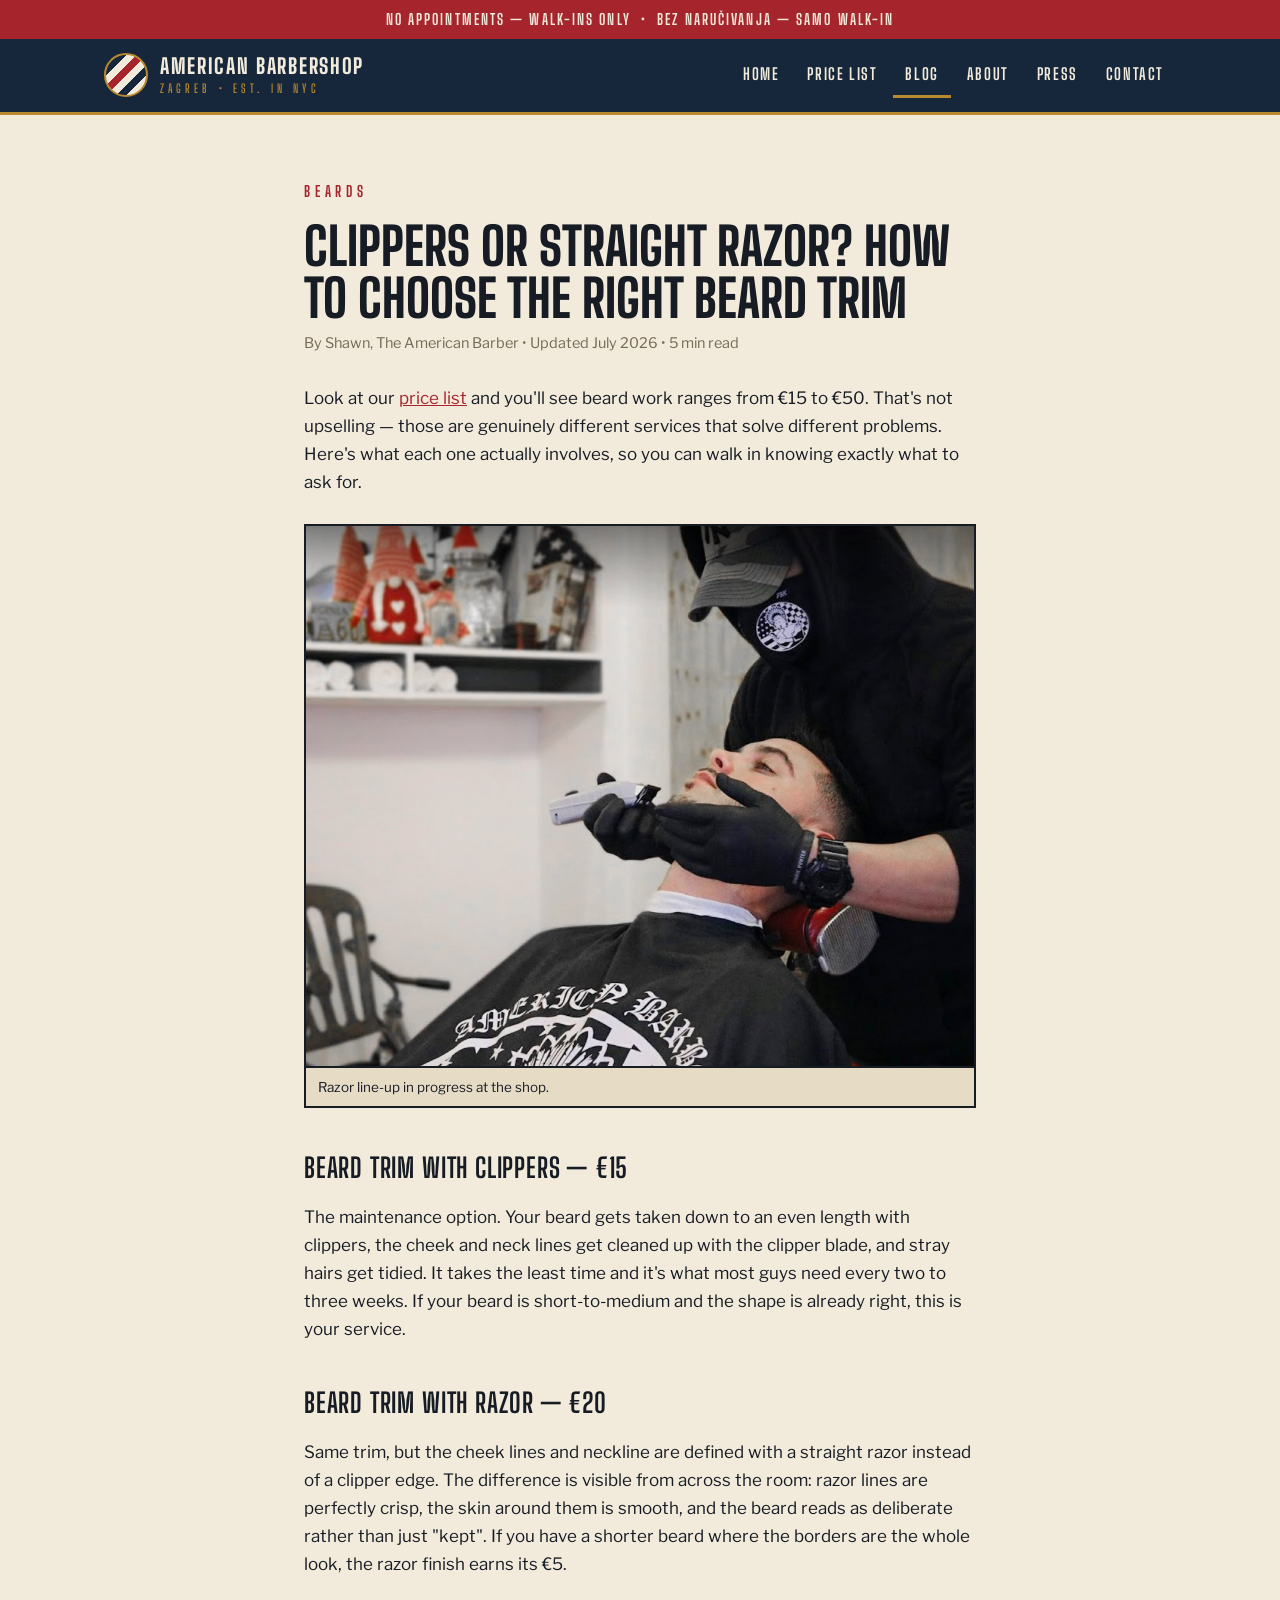
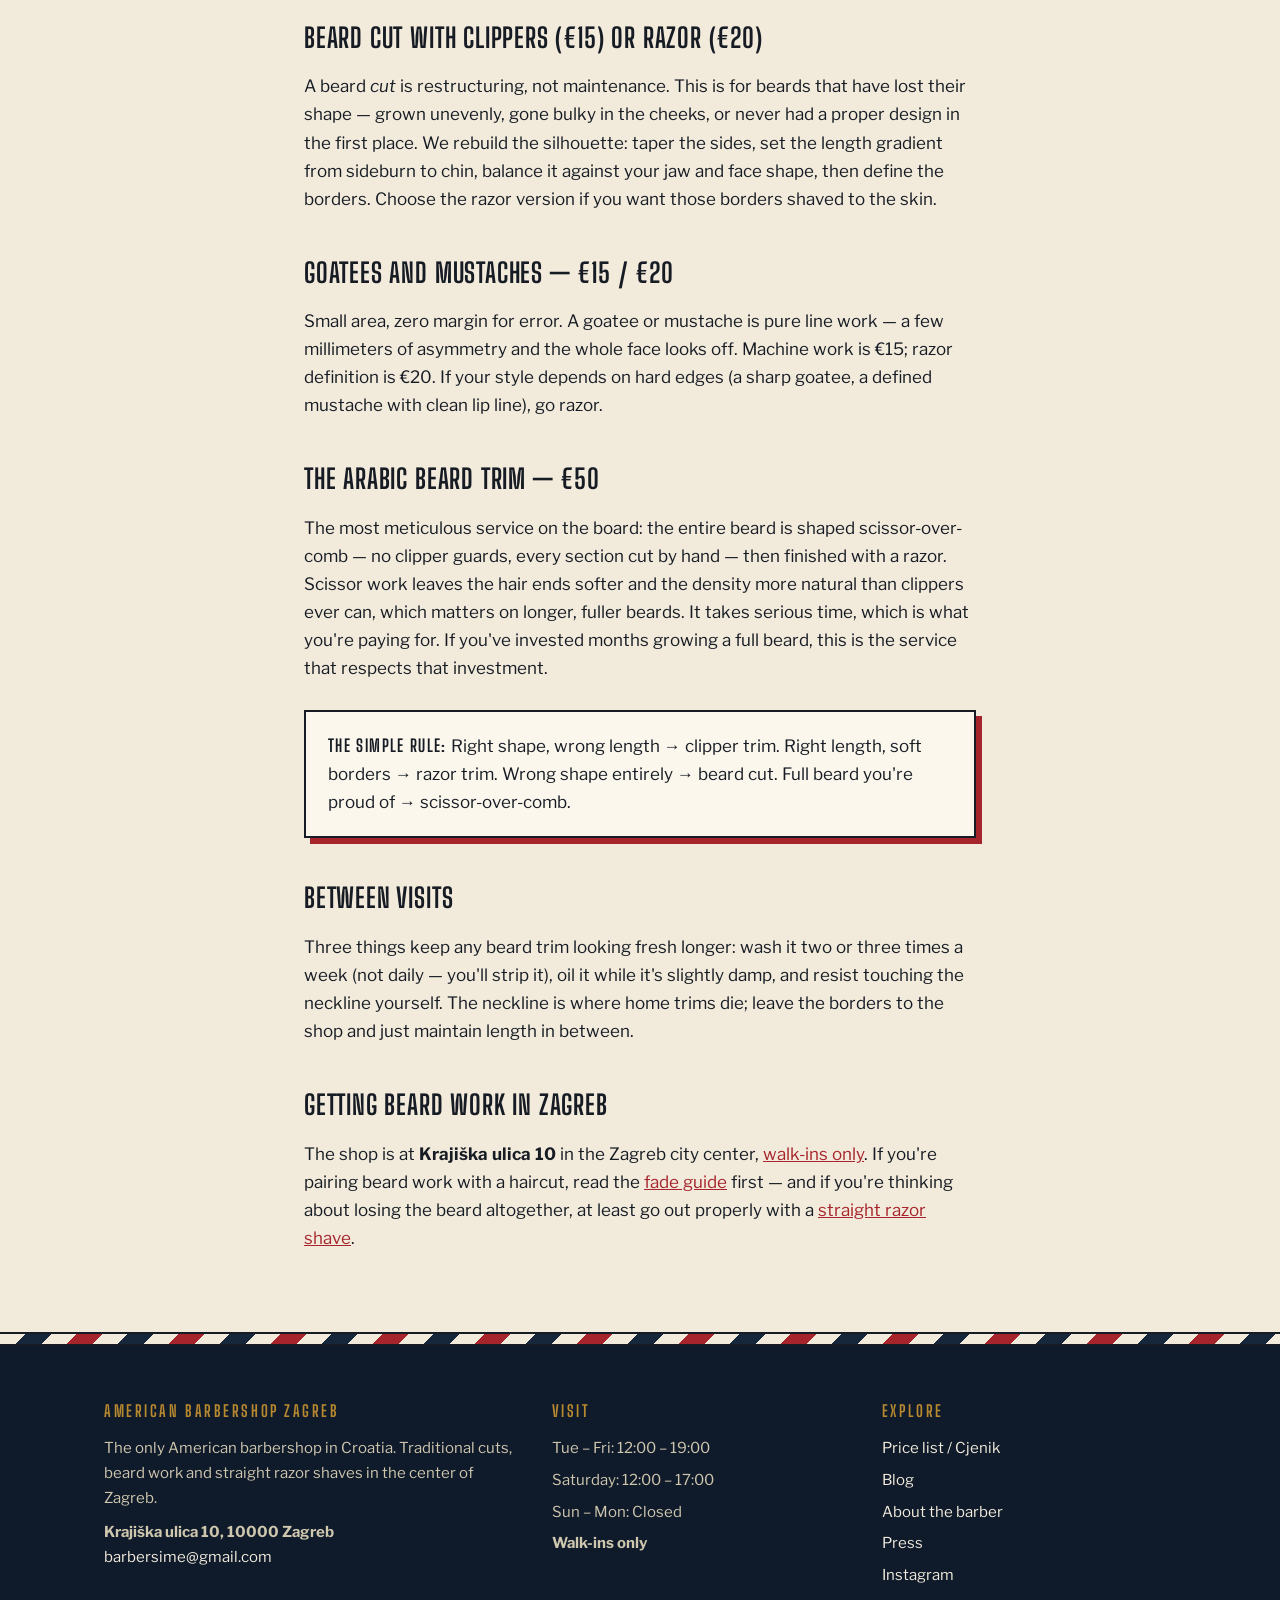
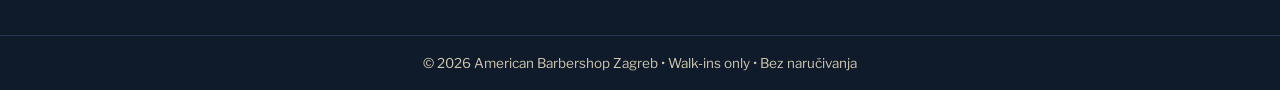
<file: blog/beard-trim-zagreb.html>
<!DOCTYPE html>
<html lang="en">
<head>
  <meta charset="UTF-8">
  <meta name="viewport" content="width=device-width, initial-scale=1.0">
  <title>Beard Trim in Zagreb: Clippers or Straight Razor? An Honest Guide</title>
  <meta name="description" content="Beard trim in Zagreb explained: the real difference between a clipper trim (€15), a razor beard trim (€20) and a full razor beard cut (€25) — and which one your beard actually needs.">
  <link rel="canonical" href="https://www.barbershopzagreb.com/blog/beard-trim-zagreb.html">
  <meta property="og:type" content="article">
  <meta property="og:title" content="Beard Trim in Zagreb: Clippers or Straight Razor?">
  <meta property="og:description" content="The honest difference between a €15 clipper trim and a €20 razor beard cut — from the barber at American Barbershop Zagreb.">
  <meta property="og:url" content="https://www.barbershopzagreb.com/blog/beard-trim-zagreb.html">
  <meta property="og:image" content="https://www.barbershopzagreb.com/images/beard-trim-zagreb.jpg">
  <link rel="preconnect" href="https://fonts.googleapis.com">
  <link rel="preconnect" href="https://fonts.gstatic.com" crossorigin>
  <link href="https://fonts.googleapis.com/css2?family=Big+Shoulders+Display:wght@600;700;800&family=Libre+Franklin:ital,wght@0,400;0,600;0,700;1,400&display=swap" rel="stylesheet">
  <link rel="stylesheet" href="../css/style.css">
  <script type="application/ld+json">
  {
    "@context": "https://schema.org",
    "@type": "Article",
    "headline": "Clippers or Straight Razor? How to Choose the Right Beard Trim",
    "description": "The real difference between clipper trims and razor beard work, and which one your beard needs.",
    "image": "https://www.barbershopzagreb.com/images/beard-trim-zagreb.jpg",
    "author": { "@type": "Person", "name": "Shawn — The American Barber" },
    "publisher": { "@id": "https://www.barbershopzagreb.com/#barbershop" },
    "datePublished": "2026-07-02",
    "dateModified": "2026-07-02",
    "mainEntityOfPage": "https://www.barbershopzagreb.com/blog/beard-trim-zagreb.html"
  }
  </script>
</head>
<body>
  <div class="topbar">No appointments — walk-ins only &nbsp;•&nbsp; Bez naručivanja — samo walk-in</div>
  <header class="site-header">
    <div class="header-inner">
      <a class="brand" href="../index.html">
        <span class="brand-mark" aria-hidden="true"></span>
        <span class="brand-text"><span class="b1">American Barbershop</span><br><span class="b2">Zagreb • Est. in NYC</span></span>
      </a>
      <button class="nav-toggle" aria-expanded="false" aria-controls="nav">Menu</button>
      <nav class="nav" id="nav" aria-label="Main navigation">
        <a href="../index.html">Home</a>
        <a href="../pricelist.html">Price List</a>
        <a href="index.html" aria-current="page">Blog</a>
        <a href="../about.html">About</a>
        <a href="../press.html">Press</a>
        <a href="../contact.html">Contact</a>
      </nav>
    </div>
  </header>

  <main>
    <article class="article">
      <p class="eyebrow" style="color:var(--red)">Beards</p>
      <h1>Clippers or straight razor? How to choose the right beard trim</h1>
      <p class="meta">By Shawn, The American Barber • Updated July 2026 • 5 min read</p>

      <p>Look at our <a href="../pricelist.html">price list</a> and you'll see beard work ranges from €15 to €50. That's not upselling — those are genuinely different services that solve different problems. Here's what each one actually involves, so you can walk in knowing exactly what to ask for.</p>

      <figure>
        <img src="../images/beard-trim-zagreb.jpg" alt="Beard trim with straight razor line-up at American Barbershop Zagreb" loading="lazy">
        <figcaption>Razor line-up in progress at the shop.</figcaption>
      </figure>

      <h2>Beard trim with clippers — €15</h2>
      <p>The maintenance option. Your beard gets taken down to an even length with clippers, the cheek and neck lines get cleaned up with the clipper blade, and stray hairs get tidied. It takes the least time and it's what most guys need every two to three weeks. If your beard is short-to-medium and the shape is already right, this is your service.</p>

      <h2>Beard trim with razor — €20</h2>
      <p>Same trim, but the cheek lines and neckline are defined with a straight razor instead of a clipper edge. The difference is visible from across the room: razor lines are perfectly crisp, the skin around them is smooth, and the beard reads as deliberate rather than just "kept". If you have a shorter beard where the borders are the whole look, the razor finish earns its €5.</p>

      <h2>Beard cut with clippers (€15) or razor (€20)</h2>
      <p>A beard <em>cut</em> is restructuring, not maintenance. This is for beards that have lost their shape — grown unevenly, gone bulky in the cheeks, or never had a proper design in the first place. We rebuild the silhouette: taper the sides, set the length gradient from sideburn to chin, balance it against your jaw and face shape, then define the borders. Choose the razor version if you want those borders shaved to the skin.</p>

      <h2>Goatees and mustaches — €15 / €20</h2>
      <p>Small area, zero margin for error. A goatee or mustache is pure line work — a few millimeters of asymmetry and the whole face looks off. Machine work is €15; razor definition is €20. If your style depends on hard edges (a sharp goatee, a defined mustache with clean lip line), go razor.</p>

      <h2>The Arabic beard trim — €50</h2>
      <p>The most meticulous service on the board: the entire beard is shaped scissor-over-comb — no clipper guards, every section cut by hand — then finished with a razor. Scissor work leaves the hair ends softer and the density more natural than clippers ever can, which matters on longer, fuller beards. It takes serious time, which is what you're paying for. If you've invested months growing a full beard, this is the service that respects that investment.</p>

      <div class="callout">
        <strong>The simple rule:</strong> Right shape, wrong length → clipper trim. Right length, soft borders → razor trim. Wrong shape entirely → beard cut. Full beard you're proud of → scissor-over-comb.
      </div>

      <h2>Between visits</h2>
      <p>Three things keep any beard trim looking fresh longer: wash it two or three times a week (not daily — you'll strip it), oil it while it's slightly damp, and resist touching the neckline yourself. The neckline is where home trims die; leave the borders to the shop and just maintain length in between.</p>

      <h2>Getting beard work in Zagreb</h2>
      <p>The shop is at <strong>Krajiška ulica 10</strong> in the Zagreb city center, <a href="../contact.html">walk-ins only</a>. If you're pairing beard work with a haircut, read the <a href="fade-haircut-zagreb.html">fade guide</a> first — and if you're thinking about losing the beard altogether, at least go out properly with a <a href="straight-razor-shave-zagreb.html">straight razor shave</a>.</p>
    </article>
  </main>

  <div class="pole-ribbon" aria-hidden="true"></div>
  <footer class="site-footer">
    <div class="footer-grid">
      <div>
        <h4>American Barbershop Zagreb</h4>
        <p>The only American barbershop in Croatia. Traditional cuts, beard work and straight razor shaves in the center of Zagreb.</p>
        <p style="margin-top:10px"><strong>Krajiška ulica 10, 10000 Zagreb</strong><br><a href="mailto:barbersime@gmail.com">barbersime@gmail.com</a></p>
      </div>
      <div>
        <h4>Visit</h4>
        <ul>
          <li>Tue – Fri: 12:00 – 19:00</li>
          <li>Saturday: 12:00 – 17:00</li>
          <li>Sun – Mon: Closed</li>
          <li><strong>Walk-ins only</strong></li>
        </ul>
      </div>
      <div>
        <h4>Explore</h4>
        <ul>
          <li><a href="../pricelist.html">Price list / Cjenik</a></li>
          <li><a href="index.html">Blog</a></li>
          <li><a href="../about.html">About the barber</a></li>
          <li><a href="../press.html">Press</a></li>
          <li><a href="https://www.instagram.com/barbershop.zagreb/" rel="noopener">Instagram</a></li>
        </ul>
      </div>
    </div>
    <p class="copyline">© 2026 American Barbershop Zagreb • Walk-ins only • Bez naručivanja</p>
  </footer>
  <script src="../js/main.js"></script>
</body>
</html>
</file>
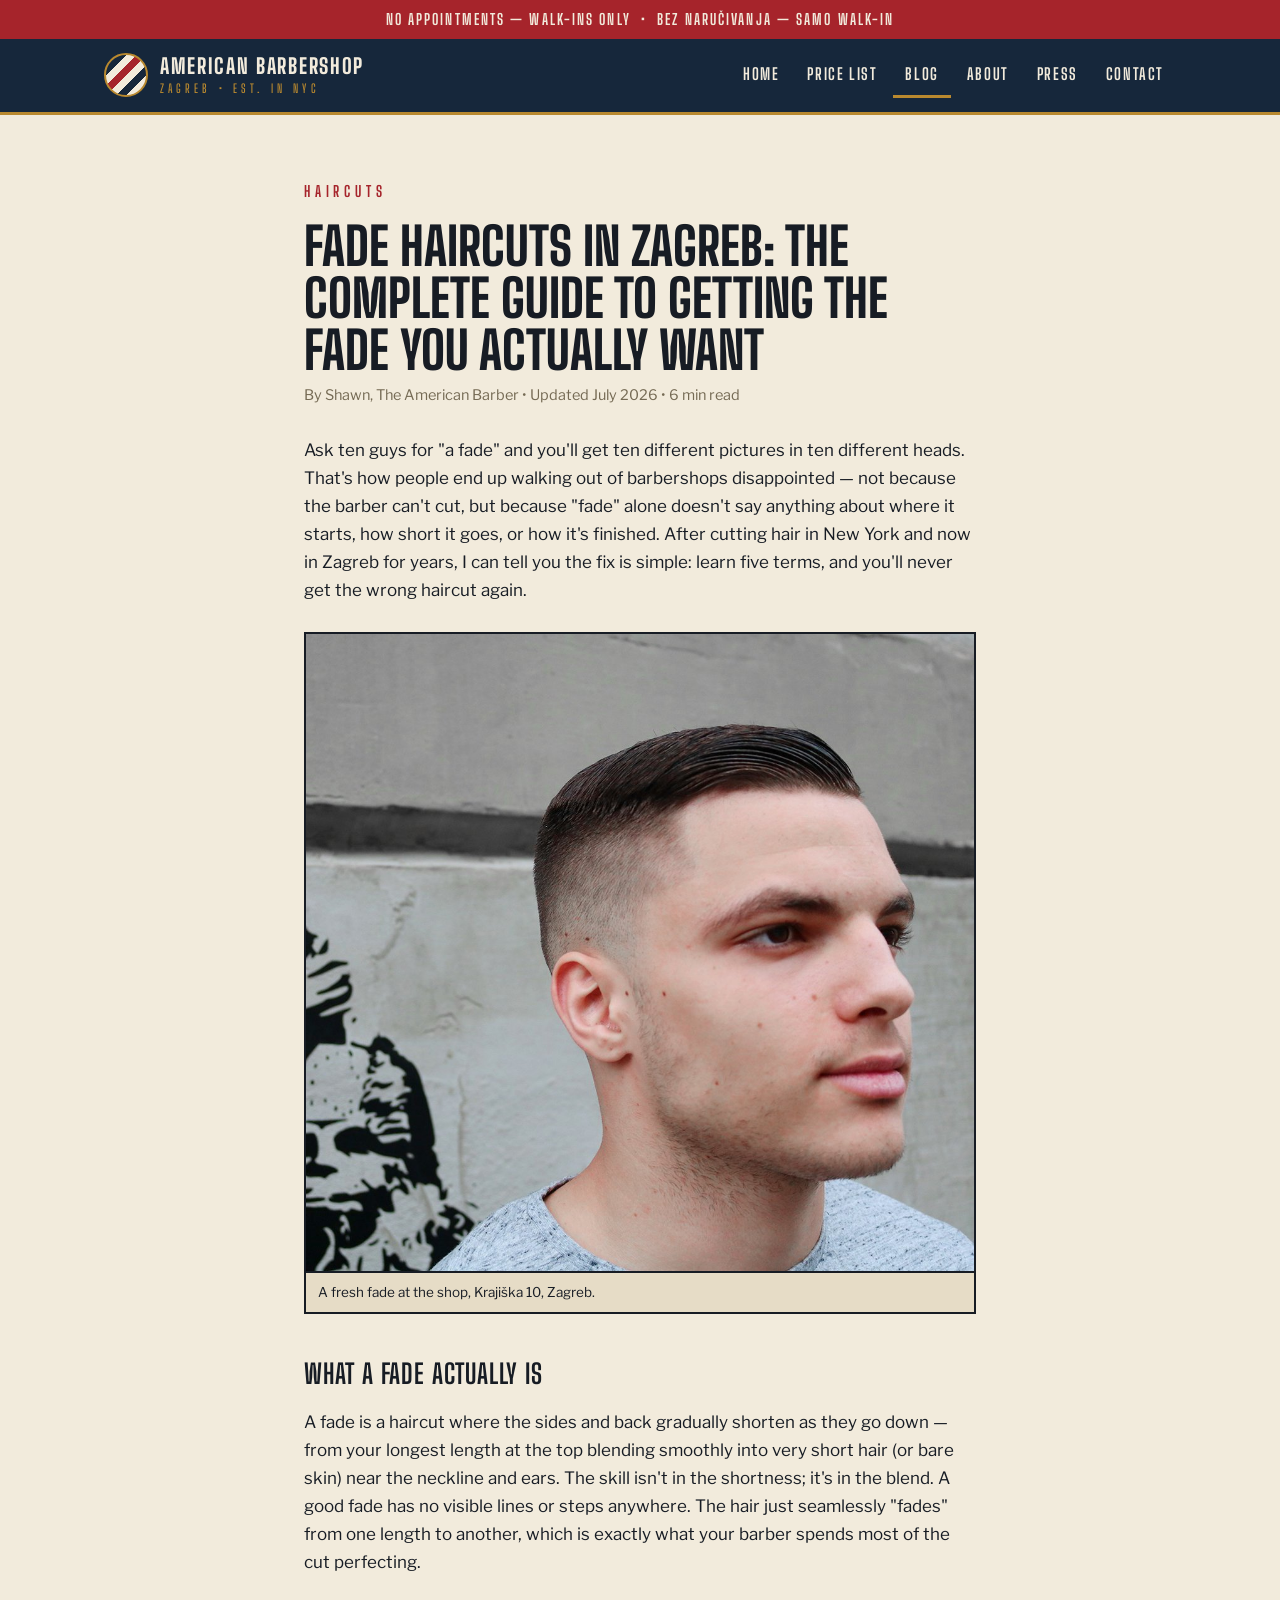
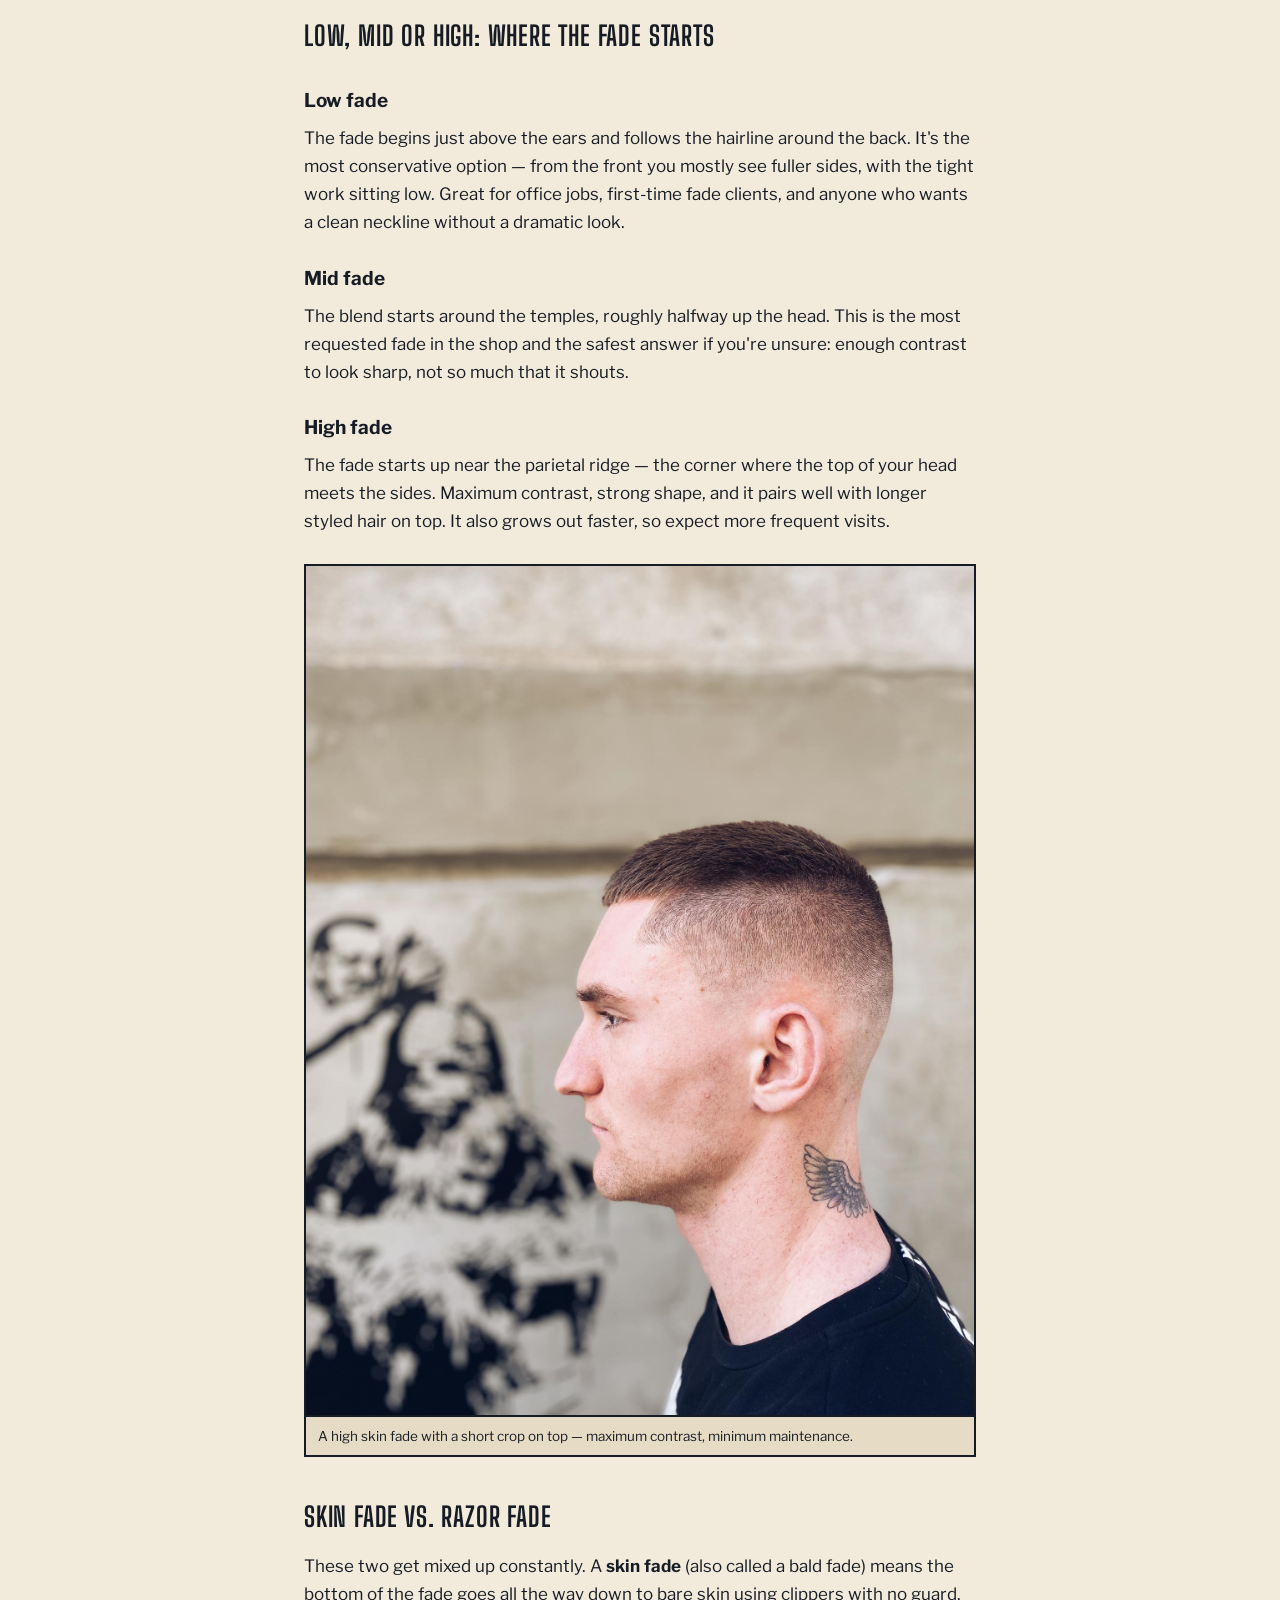
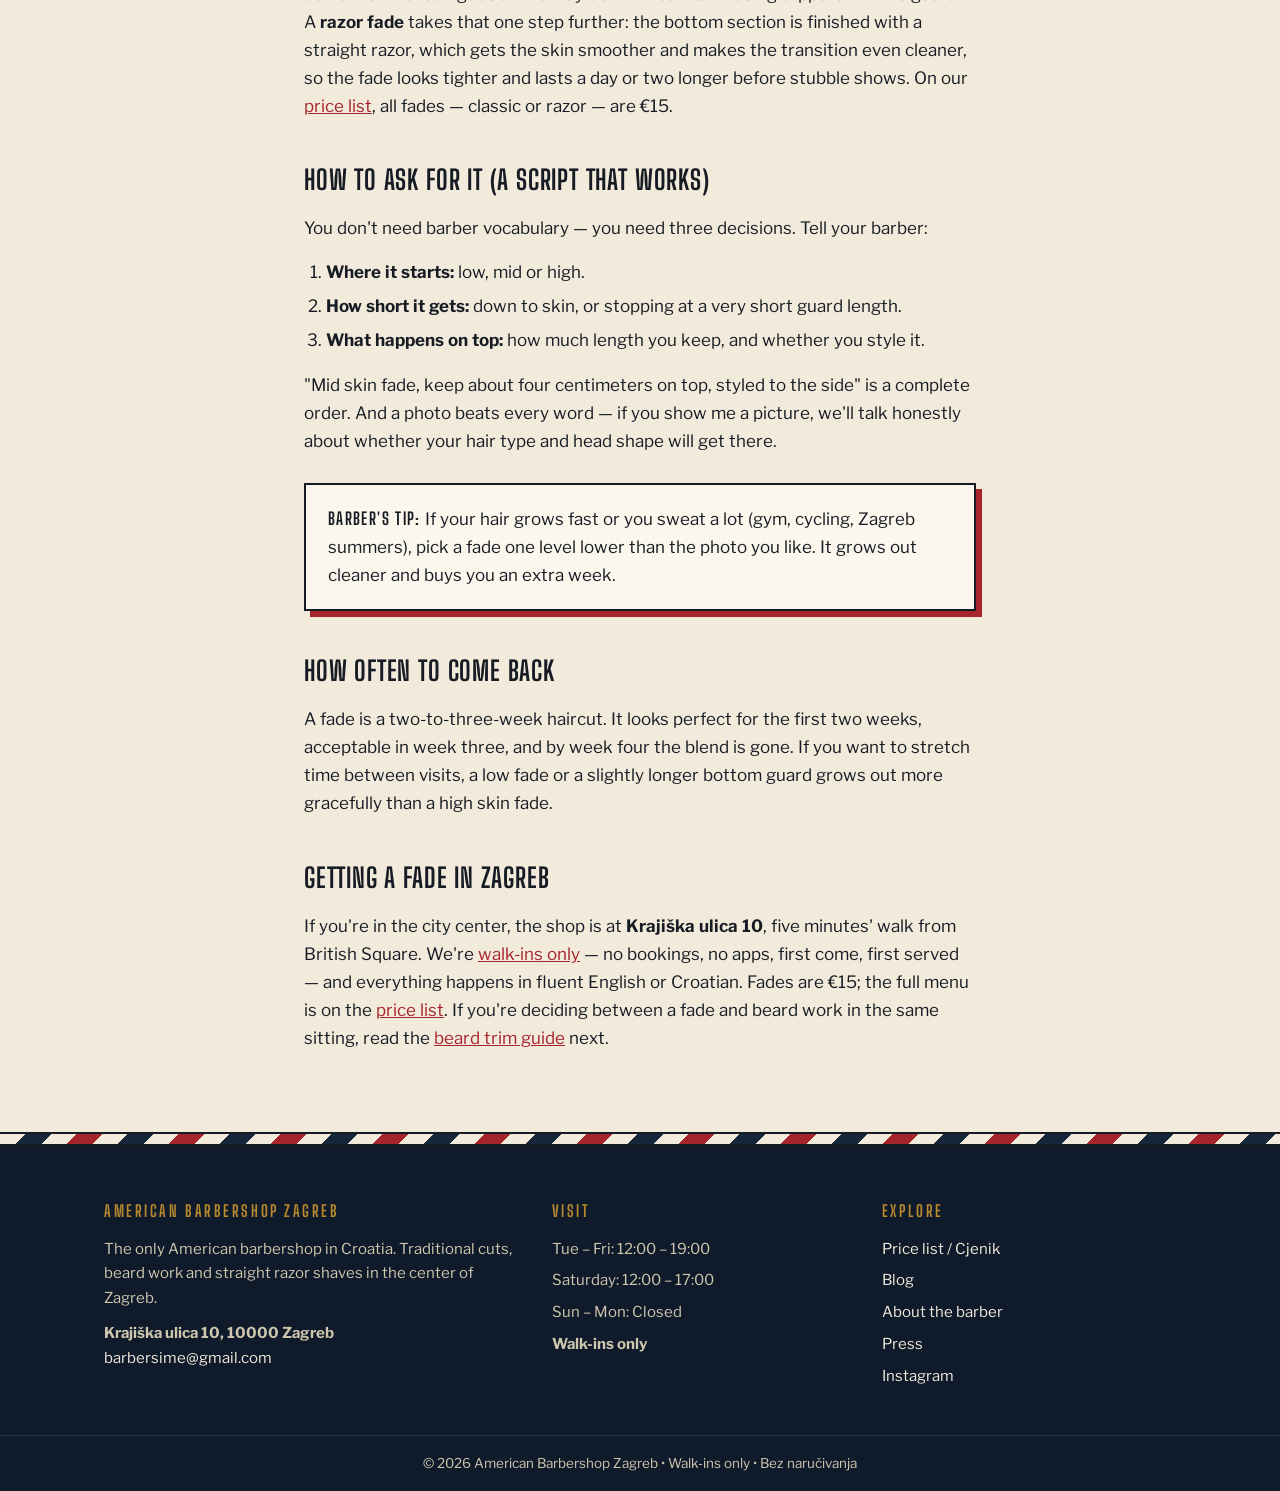
<file: blog/fade-haircut-zagreb.html>
<!DOCTYPE html>
<html lang="en">
<head>
  <meta charset="UTF-8">
  <meta name="viewport" content="width=device-width, initial-scale=1.0">
  <title>Fade Haircuts in Zagreb: The Complete Guide (Low, Mid, High &amp; Skin Fades)</title>
  <meta name="description" content="Everything about fade haircuts in Zagreb: the difference between low, mid, high and skin fades, what a razor fade is, how to ask your barber for the right one, and prices. All fades €15.">
  <link rel="canonical" href="https://www.barbershopzagreb.com/blog/fade-haircut-zagreb.html">
  <meta property="og:type" content="article">
  <meta property="og:title" content="Fade Haircuts in Zagreb: The Complete Guide">
  <meta property="og:description" content="Low, mid, high, skin, razor — what each fade means, how to ask for it, and how often to come back. €15 at American Barbershop Zagreb.">
  <meta property="og:url" content="https://www.barbershopzagreb.com/blog/fade-haircut-zagreb.html">
  <meta property="og:image" content="https://www.barbershopzagreb.com/images/fade-haircut-zagreb.jpg">
  <link rel="preconnect" href="https://fonts.googleapis.com">
  <link rel="preconnect" href="https://fonts.gstatic.com" crossorigin>
  <link href="https://fonts.googleapis.com/css2?family=Big+Shoulders+Display:wght@600;700;800&family=Libre+Franklin:ital,wght@0,400;0,600;0,700;1,400&display=swap" rel="stylesheet">
  <link rel="stylesheet" href="../css/style.css">
  <script type="application/ld+json">
  {
    "@context": "https://schema.org",
    "@type": "Article",
    "headline": "Fade Haircuts in Zagreb: The Complete Guide to Getting the Fade You Actually Want",
    "description": "The difference between low, mid, high and skin fades, what a razor fade is, and how to ask your barber for the right one.",
    "image": "https://www.barbershopzagreb.com/images/fade-haircut-zagreb.jpg",
    "author": { "@type": "Person", "name": "Shawn — The American Barber" },
    "publisher": { "@id": "https://www.barbershopzagreb.com/#barbershop" },
    "datePublished": "2026-07-02",
    "dateModified": "2026-07-02",
    "mainEntityOfPage": "https://www.barbershopzagreb.com/blog/fade-haircut-zagreb.html"
  }
  </script>
  <script type="application/ld+json">
  {
    "@context": "https://schema.org",
    "@type": "FAQPage",
    "mainEntity": [
      {
        "@type": "Question",
        "name": "How much does a fade haircut cost in Zagreb?",
        "acceptedAnswer": { "@type": "Answer", "text": "At American Barbershop Zagreb a classic fade haircut costs €15. A razor fade is €15, and a fade with extra scissor work and hairstyling on top is also €15." }
      },
      {
        "@type": "Question",
        "name": "How often should I get a fade refreshed?",
        "acceptedAnswer": { "@type": "Answer", "text": "Most fades look their best for about two weeks. Coming in every two to three weeks keeps the blend sharp; every four weeks is the practical maximum before it grows out of shape." }
      },
      {
        "@type": "Question",
        "name": "Do I need an appointment for a fade at American Barbershop Zagreb?",
        "acceptedAnswer": { "@type": "Answer", "text": "No. The shop is walk-ins only — no appointments, no booking app. Come to Krajiška ulica 10 in the Zagreb city center during opening hours and take a seat." }
      }
    ]
  }
  </script>
</head>
<body>
  <div class="topbar">No appointments — walk-ins only &nbsp;•&nbsp; Bez naručivanja — samo walk-in</div>
  <header class="site-header">
    <div class="header-inner">
      <a class="brand" href="../index.html">
        <span class="brand-mark" aria-hidden="true"></span>
        <span class="brand-text"><span class="b1">American Barbershop</span><br><span class="b2">Zagreb • Est. in NYC</span></span>
      </a>
      <button class="nav-toggle" aria-expanded="false" aria-controls="nav">Menu</button>
      <nav class="nav" id="nav" aria-label="Main navigation">
        <a href="../index.html">Home</a>
        <a href="../pricelist.html">Price List</a>
        <a href="index.html" aria-current="page">Blog</a>
        <a href="../about.html">About</a>
        <a href="../press.html">Press</a>
        <a href="../contact.html">Contact</a>
      </nav>
    </div>
  </header>

  <main>
    <article class="article">
      <p class="eyebrow" style="color:var(--red)">Haircuts</p>
      <h1>Fade haircuts in Zagreb: the complete guide to getting the fade you actually want</h1>
      <p class="meta">By Shawn, The American Barber • Updated July 2026 • 6 min read</p>

      <p>Ask ten guys for "a fade" and you'll get ten different pictures in ten different heads. That's how people end up walking out of barbershops disappointed — not because the barber can't cut, but because "fade" alone doesn't say anything about where it starts, how short it goes, or how it's finished. After cutting hair in New York and now in Zagreb for years, I can tell you the fix is simple: learn five terms, and you'll never get the wrong haircut again.</p>

      <figure>
        <img src="../images/fade-haircut-zagreb.jpg" alt="Clean skin fade haircut done at American Barbershop Zagreb" loading="lazy">
        <figcaption>A fresh fade at the shop, Krajiška 10, Zagreb.</figcaption>
      </figure>

      <h2>What a fade actually is</h2>
      <p>A fade is a haircut where the sides and back gradually shorten as they go down — from your longest length at the top blending smoothly into very short hair (or bare skin) near the neckline and ears. The skill isn't in the shortness; it's in the blend. A good fade has no visible lines or steps anywhere. The hair just seamlessly "fades" from one length to another, which is exactly what your barber spends most of the cut perfecting.</p>

      <h2>Low, mid or high: where the fade starts</h2>
      <h3>Low fade</h3>
      <p>The fade begins just above the ears and follows the hairline around the back. It's the most conservative option — from the front you mostly see fuller sides, with the tight work sitting low. Great for office jobs, first-time fade clients, and anyone who wants a clean neckline without a dramatic look.</p>
      <h3>Mid fade</h3>
      <p>The blend starts around the temples, roughly halfway up the head. This is the most requested fade in the shop and the safest answer if you're unsure: enough contrast to look sharp, not so much that it shouts.</p>
      <h3>High fade</h3>
      <p>The fade starts up near the parietal ridge — the corner where the top of your head meets the sides. Maximum contrast, strong shape, and it pairs well with longer styled hair on top. It also grows out faster, so expect more frequent visits.</p>

      <figure>
        <img src="../images/american-barbershop-zagreb-shop.jpg" alt="High skin fade with short crop on top, cut at American Barbershop Zagreb" loading="lazy">
        <figcaption>A high skin fade with a short crop on top — maximum contrast, minimum maintenance.</figcaption>
      </figure>

      <h2>Skin fade vs. razor fade</h2>
      <p>These two get mixed up constantly. A <strong>skin fade</strong> (also called a bald fade) means the bottom of the fade goes all the way down to bare skin using clippers with no guard. A <strong>razor fade</strong> takes that one step further: the bottom section is finished with a straight razor, which gets the skin smoother and makes the transition even cleaner, so the fade looks tighter and lasts a day or two longer before stubble shows. On our <a href="../pricelist.html">price list</a>, all fades — classic or razor — are €15.</p>

      <h2>How to ask for it (a script that works)</h2>
      <p>You don't need barber vocabulary — you need three decisions. Tell your barber:</p>
      <ol>
        <li><strong>Where it starts:</strong> low, mid or high.</li>
        <li><strong>How short it gets:</strong> down to skin, or stopping at a very short guard length.</li>
        <li><strong>What happens on top:</strong> how much length you keep, and whether you style it.</li>
      </ol>
      <p>"Mid skin fade, keep about four centimeters on top, styled to the side" is a complete order. And a photo beats every word — if you show me a picture, we'll talk honestly about whether your hair type and head shape will get there.</p>

      <div class="callout">
        <strong>Barber's tip:</strong> If your hair grows fast or you sweat a lot (gym, cycling, Zagreb summers), pick a fade one level lower than the photo you like. It grows out cleaner and buys you an extra week.
      </div>

      <h2>How often to come back</h2>
      <p>A fade is a two-to-three-week haircut. It looks perfect for the first two weeks, acceptable in week three, and by week four the blend is gone. If you want to stretch time between visits, a low fade or a slightly longer bottom guard grows out more gracefully than a high skin fade.</p>

      <h2>Getting a fade in Zagreb</h2>
      <p>If you're in the city center, the shop is at <strong>Krajiška ulica 10</strong>, five minutes' walk from British Square. We're <a href="../contact.html">walk-ins only</a> — no bookings, no apps, first come, first served — and everything happens in fluent English or Croatian. Fades are €15; the full menu is on the <a href="../pricelist.html">price list</a>. If you're deciding between a fade and beard work in the same sitting, read the <a href="beard-trim-zagreb.html">beard trim guide</a> next.</p>
    </article>
  </main>

  <div class="pole-ribbon" aria-hidden="true"></div>
  <footer class="site-footer">
    <div class="footer-grid">
      <div>
        <h4>American Barbershop Zagreb</h4>
        <p>The only American barbershop in Croatia. Traditional cuts, beard work and straight razor shaves in the center of Zagreb.</p>
        <p style="margin-top:10px"><strong>Krajiška ulica 10, 10000 Zagreb</strong><br><a href="mailto:barbersime@gmail.com">barbersime@gmail.com</a></p>
      </div>
      <div>
        <h4>Visit</h4>
        <ul>
          <li>Tue – Fri: 12:00 – 19:00</li>
          <li>Saturday: 12:00 – 17:00</li>
          <li>Sun – Mon: Closed</li>
          <li><strong>Walk-ins only</strong></li>
        </ul>
      </div>
      <div>
        <h4>Explore</h4>
        <ul>
          <li><a href="../pricelist.html">Price list / Cjenik</a></li>
          <li><a href="index.html">Blog</a></li>
          <li><a href="../about.html">About the barber</a></li>
          <li><a href="../press.html">Press</a></li>
          <li><a href="https://www.instagram.com/barbershop.zagreb/" rel="noopener">Instagram</a></li>
        </ul>
      </div>
    </div>
    <p class="copyline">© 2026 American Barbershop Zagreb • Walk-ins only • Bez naručivanja</p>
  </footer>
  <script src="../js/main.js"></script>
</body>
</html>
</file>
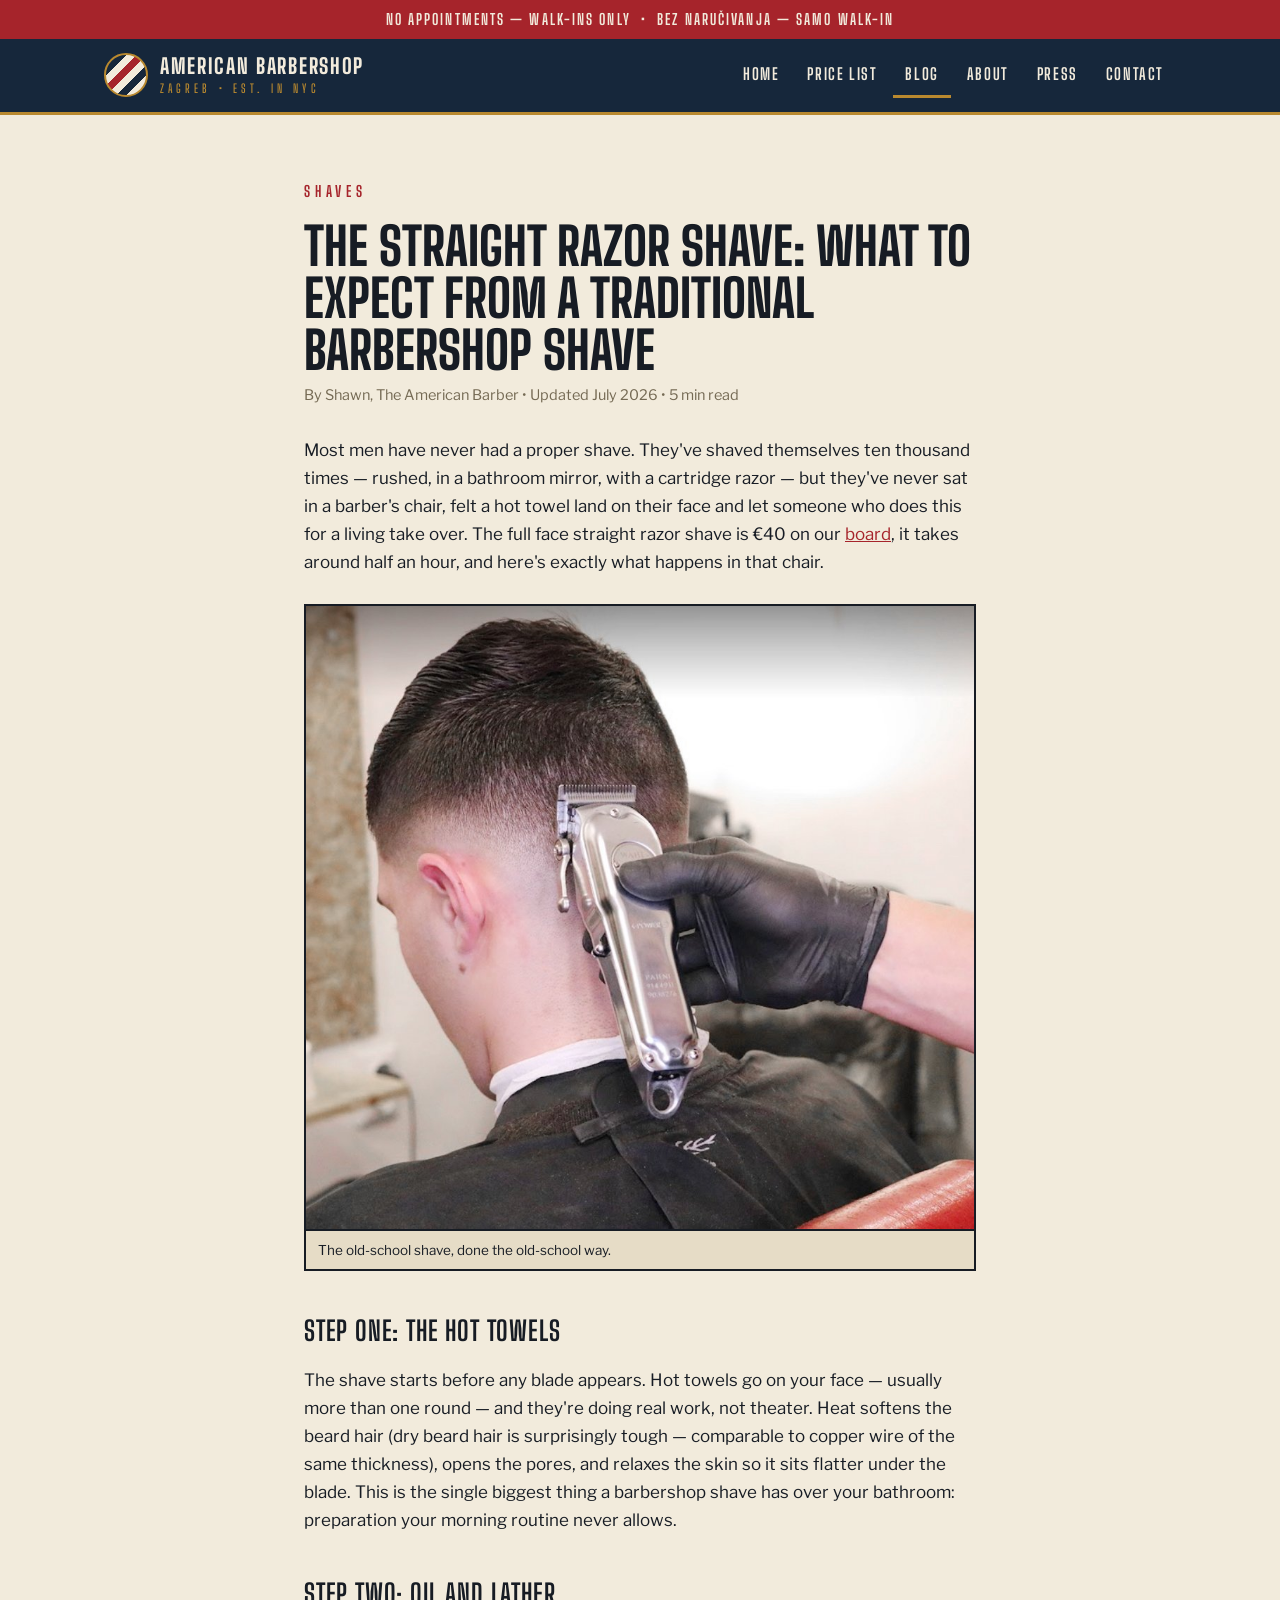
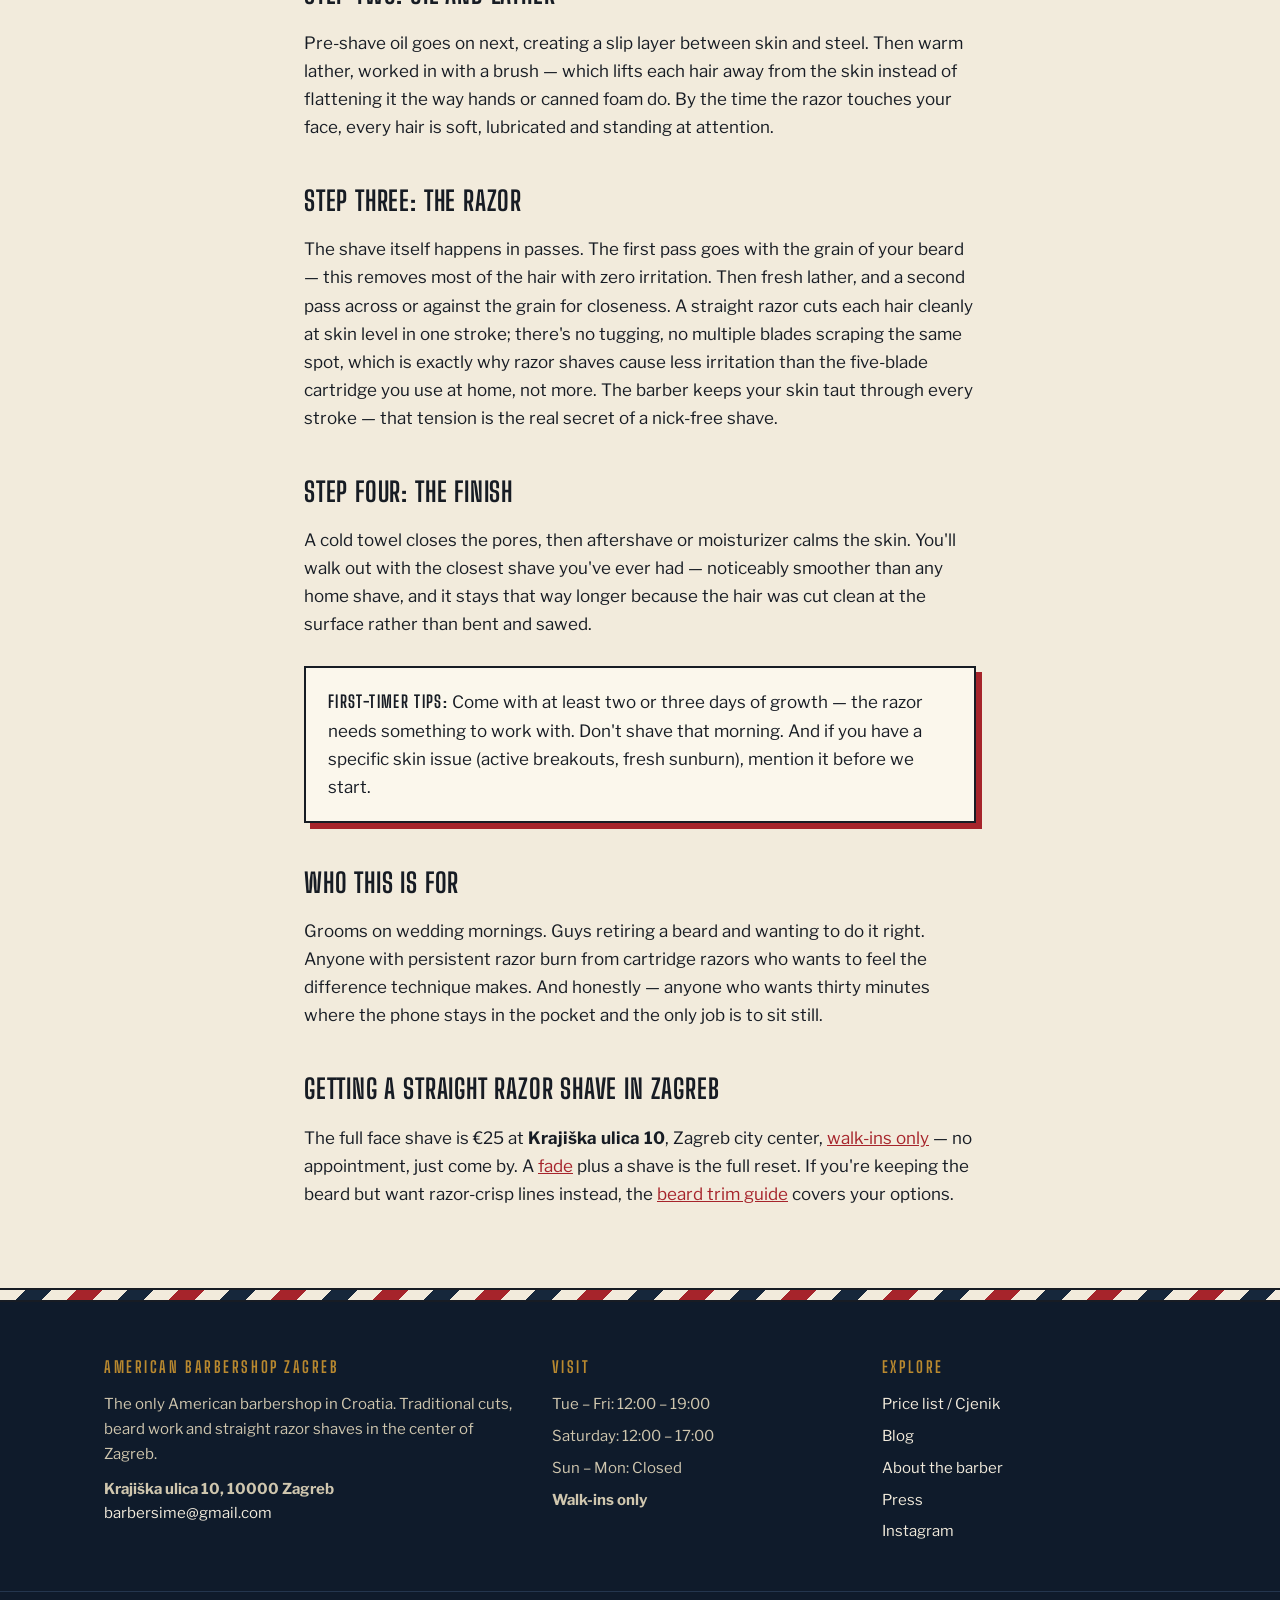
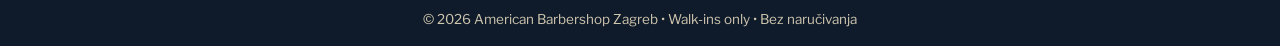
<file: blog/straight-razor-shave-zagreb.html>
<!DOCTYPE html>
<html lang="en">
<head>
  <meta charset="UTF-8">
  <meta name="viewport" content="width=device-width, initial-scale=1.0">
  <title>Straight Razor Shave in Zagreb: What to Expect from a Traditional Barbershop Shave</title>
  <meta name="description" content="What a traditional straight razor shave in Zagreb involves: hot towels, pre-shave oil, the two-pass shave and aftercare. €25 at American Barbershop Zagreb, walk-ins only.">
  <link rel="canonical" href="https://www.barbershopzagreb.com/blog/straight-razor-shave-zagreb.html">
  <meta property="og:type" content="article">
  <meta property="og:title" content="Straight Razor Shave in Zagreb: What to Expect">
  <meta property="og:description" content="Hot towels, cold steel and 30 minutes of calm — the traditional barbershop shave, explained step by step.">
  <meta property="og:url" content="https://www.barbershopzagreb.com/blog/straight-razor-shave-zagreb.html">
  <meta property="og:image" content="https://www.barbershopzagreb.com/images/razor-shave-zagreb.jpg">
  <link rel="preconnect" href="https://fonts.googleapis.com">
  <link rel="preconnect" href="https://fonts.gstatic.com" crossorigin>
  <link href="https://fonts.googleapis.com/css2?family=Big+Shoulders+Display:wght@600;700;800&family=Libre+Franklin:ital,wght@0,400;0,600;0,700;1,400&display=swap" rel="stylesheet">
  <link rel="stylesheet" href="../css/style.css">
  <script type="application/ld+json">
  {
    "@context": "https://schema.org",
    "@type": "Article",
    "headline": "The Straight Razor Shave: What to Expect from a Traditional Barbershop Shave",
    "description": "Hot towels, pre-shave oil, the two-pass razor shave and aftercare — the traditional barbershop ritual explained.",
    "image": "https://www.barbershopzagreb.com/images/razor-shave-zagreb.jpg",
    "author": { "@type": "Person", "name": "Shawn — The American Barber" },
    "publisher": { "@id": "https://www.barbershopzagreb.com/#barbershop" },
    "datePublished": "2026-07-02",
    "dateModified": "2026-07-02",
    "mainEntityOfPage": "https://www.barbershopzagreb.com/blog/straight-razor-shave-zagreb.html"
  }
  </script>
</head>
<body>
  <div class="topbar">No appointments — walk-ins only &nbsp;•&nbsp; Bez naručivanja — samo walk-in</div>
  <header class="site-header">
    <div class="header-inner">
      <a class="brand" href="../index.html">
        <span class="brand-mark" aria-hidden="true"></span>
        <span class="brand-text"><span class="b1">American Barbershop</span><br><span class="b2">Zagreb • Est. in NYC</span></span>
      </a>
      <button class="nav-toggle" aria-expanded="false" aria-controls="nav">Menu</button>
      <nav class="nav" id="nav" aria-label="Main navigation">
        <a href="../index.html">Home</a>
        <a href="../pricelist.html">Price List</a>
        <a href="index.html" aria-current="page">Blog</a>
        <a href="../about.html">About</a>
        <a href="../press.html">Press</a>
        <a href="../contact.html">Contact</a>
      </nav>
    </div>
  </header>

  <main>
    <article class="article">
      <p class="eyebrow" style="color:var(--red)">Shaves</p>
      <h1>The straight razor shave: what to expect from a traditional barbershop shave</h1>
      <p class="meta">By Shawn, The American Barber • Updated July 2026 • 5 min read</p>

      <p>Most men have never had a proper shave. They've shaved themselves ten thousand times — rushed, in a bathroom mirror, with a cartridge razor — but they've never sat in a barber's chair, felt a hot towel land on their face and let someone who does this for a living take over. The full face straight razor shave is €40 on our <a href="../pricelist.html">board</a>, it takes around half an hour, and here's exactly what happens in that chair.</p>

      <figure>
        <img src="../images/razor-shave-zagreb.jpg" alt="Traditional straight razor shave at American Barbershop Zagreb" loading="lazy">
        <figcaption>The old-school shave, done the old-school way.</figcaption>
      </figure>

      <h2>Step one: the hot towels</h2>
      <p>The shave starts before any blade appears. Hot towels go on your face — usually more than one round — and they're doing real work, not theater. Heat softens the beard hair (dry beard hair is surprisingly tough — comparable to copper wire of the same thickness), opens the pores, and relaxes the skin so it sits flatter under the blade. This is the single biggest thing a barbershop shave has over your bathroom: preparation your morning routine never allows.</p>

      <h2>Step two: oil and lather</h2>
      <p>Pre-shave oil goes on next, creating a slip layer between skin and steel. Then warm lather, worked in with a brush — which lifts each hair away from the skin instead of flattening it the way hands or canned foam do. By the time the razor touches your face, every hair is soft, lubricated and standing at attention.</p>

      <h2>Step three: the razor</h2>
      <p>The shave itself happens in passes. The first pass goes with the grain of your beard — this removes most of the hair with zero irritation. Then fresh lather, and a second pass across or against the grain for closeness. A straight razor cuts each hair cleanly at skin level in one stroke; there's no tugging, no multiple blades scraping the same spot, which is exactly why razor shaves cause less irritation than the five-blade cartridge you use at home, not more. The barber keeps your skin taut through every stroke — that tension is the real secret of a nick-free shave.</p>

      <h2>Step four: the finish</h2>
      <p>A cold towel closes the pores, then aftershave or moisturizer calms the skin. You'll walk out with the closest shave you've ever had — noticeably smoother than any home shave, and it stays that way longer because the hair was cut clean at the surface rather than bent and sawed.</p>

      <div class="callout">
        <strong>First-timer tips:</strong> Come with at least two or three days of growth — the razor needs something to work with. Don't shave that morning. And if you have a specific skin issue (active breakouts, fresh sunburn), mention it before we start.
      </div>

      <h2>Who this is for</h2>
      <p>Grooms on wedding mornings. Guys retiring a beard and wanting to do it right. Anyone with persistent razor burn from cartridge razors who wants to feel the difference technique makes. And honestly — anyone who wants thirty minutes where the phone stays in the pocket and the only job is to sit still.</p>

      <h2>Getting a straight razor shave in Zagreb</h2>
      <p>The full face shave is €25 at <strong>Krajiška ulica 10</strong>, Zagreb city center, <a href="../contact.html">walk-ins only</a> — no appointment, just come by. A <a href="fade-haircut-zagreb.html">fade</a> plus a shave is the full reset. If you're keeping the beard but want razor-crisp lines instead, the <a href="beard-trim-zagreb.html">beard trim guide</a> covers your options.</p>
    </article>
  </main>

  <div class="pole-ribbon" aria-hidden="true"></div>
  <footer class="site-footer">
    <div class="footer-grid">
      <div>
        <h4>American Barbershop Zagreb</h4>
        <p>The only American barbershop in Croatia. Traditional cuts, beard work and straight razor shaves in the center of Zagreb.</p>
        <p style="margin-top:10px"><strong>Krajiška ulica 10, 10000 Zagreb</strong><br><a href="mailto:barbersime@gmail.com">barbersime@gmail.com</a></p>
      </div>
      <div>
        <h4>Visit</h4>
        <ul>
          <li>Tue – Fri: 12:00 – 19:00</li>
          <li>Saturday: 12:00 – 17:00</li>
          <li>Sun – Mon: Closed</li>
          <li><strong>Walk-ins only</strong></li>
        </ul>
      </div>
      <div>
        <h4>Explore</h4>
        <ul>
          <li><a href="../pricelist.html">Price list / Cjenik</a></li>
          <li><a href="index.html">Blog</a></li>
          <li><a href="../about.html">About the barber</a></li>
          <li><a href="../press.html">Press</a></li>
          <li><a href="https://www.instagram.com/barbershop.zagreb/" rel="noopener">Instagram</a></li>
        </ul>
      </div>
    </div>
    <p class="copyline">© 2026 American Barbershop Zagreb • Walk-ins only • Bez naručivanja</p>
  </footer>
  <script src="../js/main.js"></script>
</body>
</html>
</file>
<file: css/style.css>
/* ============================================================
   THE AMERICAN BARBER SHOP — ZAGREB
   Design system: American enamel signage / wood-type poster
   Palette: pole red, shop navy, enamel cream, brass
   Type: Big Shoulders Display (display) + Libre Franklin (body)
   Signature: the animated barber pole
   ============================================================ */

:root {
  --red: #a6242b;
  --red-dark: #7f181e;
  --navy: #16273b;
  --navy-deep: #0f1b2b;
  --cream: #f2ebdc;
  --cream-dark: #e6dcc6;
  --brass: #b9892f;
  --ink: #171c24;
  --line: #d5c9ae;
  --display: "Big Shoulders Display", "Arial Narrow", "Helvetica Neue", sans-serif;
  --body: "Libre Franklin", "Franklin Gothic Medium", Arial, sans-serif;
  --maxw: 1120px;
}

* { margin: 0; padding: 0; box-sizing: border-box; }
html { scroll-behavior: smooth; }

body {
  font-family: var(--body);
  color: var(--ink);
  background: var(--cream);
  line-height: 1.65;
  font-size: 17px;
}

img { max-width: 100%; display: block; }
a { color: var(--red); }
a:focus-visible, button:focus-visible { outline: 3px solid var(--brass); outline-offset: 2px; }

.wrap { max-width: var(--maxw); margin: 0 auto; padding: 0 24px; }

/* ---------- Barber pole (signature) ---------- */
.pole-ribbon {
  height: 14px;
  background: repeating-linear-gradient(
    -45deg,
    var(--red) 0 18px,
    var(--cream) 18px 36px,
    var(--navy) 36px 54px,
    var(--cream) 54px 72px
  );
  background-size: 102px 102px;
  animation: pole-slide 3.2s linear infinite;
  border-top: 2px solid var(--ink);
  border-bottom: 2px solid var(--ink);
}
@keyframes pole-slide { to { background-position: 102px 0; } }
@media (prefers-reduced-motion: reduce) {
  .pole-ribbon, .hero-pole::before { animation: none !important; }
}

/* ---------- Top bar ---------- */
.topbar {
  background: var(--red);
  color: var(--cream);
  text-align: center;
  font-family: var(--display);
  font-weight: 700;
  letter-spacing: 0.14em;
  text-transform: uppercase;
  font-size: 15px;
  padding: 7px 12px;
}

/* ---------- Header / nav ---------- */
.site-header {
  background: var(--navy);
  color: var(--cream);
  border-bottom: 3px solid var(--brass);
}
.header-inner {
  display: flex;
  align-items: center;
  justify-content: space-between;
  gap: 20px;
  padding: 14px 24px;
  max-width: var(--maxw);
  margin: 0 auto;
}
.brand { display: flex; align-items: center; gap: 12px; text-decoration: none; color: var(--cream); }
.brand-mark {
  width: 44px; height: 44px; border-radius: 50%;
  border: 2px solid var(--brass);
  background:
    repeating-linear-gradient(-45deg, var(--red) 0 7px, var(--cream) 7px 14px, var(--navy) 14px 21px, var(--cream) 21px 28px);
  flex: none;
}
.brand-text { font-family: var(--display); line-height: 1.05; }
.brand-text .b1 { font-size: 21px; font-weight: 800; letter-spacing: 0.08em; text-transform: uppercase; }
.brand-text .b2 { font-size: 12px; letter-spacing: 0.34em; text-transform: uppercase; color: var(--brass); font-weight: 600; }

.nav { display: flex; gap: 4px; flex-wrap: wrap; }
.nav a {
  color: var(--cream);
  text-decoration: none;
  font-family: var(--display);
  font-weight: 700;
  text-transform: uppercase;
  letter-spacing: 0.1em;
  font-size: 16px;
  padding: 8px 12px;
  border-bottom: 3px solid transparent;
}
.nav a:hover { color: #fff; border-bottom-color: var(--red); }
.nav a[aria-current="page"] { border-bottom-color: var(--brass); }

.nav-toggle {
  display: none;
  background: none; border: 2px solid var(--brass); color: var(--cream);
  font-family: var(--display); font-weight: 700; letter-spacing: 0.1em;
  padding: 8px 14px; text-transform: uppercase; cursor: pointer; font-size: 15px;
}

@media (max-width: 820px) {
  .nav-toggle { display: block; }
  .nav {
    display: none;
    position: absolute; left: 0; right: 0; z-index: 40;
    background: var(--navy-deep);
    flex-direction: column;
    padding: 8px 24px 18px;
    border-bottom: 3px solid var(--brass);
  }
  .nav.open { display: flex; }
  .header-inner { position: relative; }
}

/* ---------- Hero ---------- */
.hero {
  background: var(--navy);
  color: var(--cream);
  position: relative;
  overflow: hidden;
}
.hero-grid {
  display: grid;
  grid-template-columns: 64px 1.2fr 1fr;
  gap: 40px;
  max-width: var(--maxw);
  margin: 0 auto;
  padding: 0 24px;
  min-height: 540px;
  align-items: center;
}
.hero-pole {
  align-self: stretch;
  position: relative;
  border-left: 3px solid var(--brass);
  border-right: 3px solid var(--brass);
  background: var(--cream);
  overflow: hidden;
}
.hero-pole::before {
  content: "";
  position: absolute; inset: 0;
  background: repeating-linear-gradient(
    -55deg,
    var(--red) 0 22px,
    var(--cream) 22px 44px,
    var(--navy) 44px 66px,
    var(--cream) 66px 88px
  );
  background-size: 100% 155px;
  animation: pole-down 4s linear infinite;
}
@keyframes pole-down { to { background-position: 0 155px; } }

.hero-copy { padding: 64px 0; }
.eyebrow {
  font-family: var(--display);
  color: var(--brass);
  text-transform: uppercase;
  letter-spacing: 0.32em;
  font-weight: 700;
  font-size: 15px;
  margin-bottom: 14px;
}
.hero h1 {
  font-family: var(--display);
  font-weight: 800;
  text-transform: uppercase;
  font-size: clamp(46px, 6.4vw, 84px);
  line-height: 0.95;
  letter-spacing: 0.01em;
}
.hero h1 .accent { color: var(--red); -webkit-text-stroke: 1px var(--cream); }
.hero p.lede { margin: 22px 0 30px; font-size: 19px; max-width: 46ch; color: #e9e2d2; }

.btn-row { display: flex; gap: 14px; flex-wrap: wrap; }
.btn {
  display: inline-block;
  font-family: var(--display);
  font-weight: 800;
  text-transform: uppercase;
  letter-spacing: 0.12em;
  font-size: 17px;
  text-decoration: none;
  padding: 13px 26px;
  border: 2px solid var(--cream);
}
.btn-primary { background: var(--red); color: var(--cream); border-color: var(--red); }
.btn-primary:hover { background: var(--red-dark); border-color: var(--red-dark); }
.btn-ghost { color: var(--cream); }
.btn-ghost:hover { background: var(--cream); color: var(--navy); }

.hero-card {
  background: var(--cream);
  color: var(--ink);
  border: 3px solid var(--ink);
  box-shadow: 8px 8px 0 var(--red);
  padding: 26px 28px;
  margin: 48px 0;
}
.hero-card h2 {
  font-family: var(--display);
  text-transform: uppercase;
  letter-spacing: 0.1em;
  font-size: 22px;
  border-bottom: 2px solid var(--ink);
  padding-bottom: 8px;
  margin-bottom: 12px;
}
.hours { width: 100%; border-collapse: collapse; font-size: 16px; }
.hours td { padding: 4px 0; }
.hours td:last-child { text-align: right; font-variant-numeric: tabular-nums; font-weight: 600; }
.hours .closed td:last-child { color: #8a8071; font-weight: 400; }
.hero-card .addr { margin-top: 12px; font-size: 15px; border-top: 1px dashed var(--ink); padding-top: 10px; }

@media (max-width: 940px) {
  .hero-grid { grid-template-columns: 40px 1fr; }
  .hero-card-col { grid-column: 2; }
  .hero-card { margin-top: 0; }
}
@media (max-width: 560px) {
  .hero-grid { grid-template-columns: 26px 1fr; gap: 22px; }
}

/* ---------- Sections ---------- */
.section { padding: 72px 0; }
.section-dark { background: var(--navy); color: var(--cream); }
.section-red { background: var(--red); color: var(--cream); }
.section h2.title, h1.title {
  font-family: var(--display);
  font-weight: 800;
  text-transform: uppercase;
  font-size: clamp(32px, 4.4vw, 52px);
  line-height: 1;
  margin-bottom: 10px;
}
.section .sub { max-width: 62ch; margin-bottom: 34px; }
.section-dark .sub { color: #e9e2d2; }

/* Services */
.svc-grid { display: grid; grid-template-columns: repeat(3, 1fr); gap: 22px; }
.svc {
  background: #fbf7ec;
  border: 2px solid var(--ink);
  padding: 24px;
  box-shadow: 6px 6px 0 var(--navy);
}
.svc h3 { font-family: var(--display); text-transform: uppercase; letter-spacing: 0.08em; font-size: 22px; margin-bottom: 8px; }
.svc .price { font-family: var(--display); font-weight: 800; color: var(--red); font-size: 26px; }
.svc p { font-size: 15.5px; margin: 8px 0 0; }
@media (max-width: 900px) { .svc-grid { grid-template-columns: 1fr 1fr; } }
@media (max-width: 580px) { .svc-grid { grid-template-columns: 1fr; } }

/* Menu board (pricelist) */
.board {
  background: var(--navy-deep);
  color: var(--cream);
  border: 3px solid var(--brass);
  padding: 40px clamp(20px, 5vw, 56px);
  max-width: 860px;
  margin: 0 auto;
}
.board h2 {
  font-family: var(--display); text-transform: uppercase; text-align: center;
  letter-spacing: 0.2em; font-size: 30px; color: var(--brass); margin: 26px 0 14px;
}
.board h2:first-child { margin-top: 0; }
.price-row {
  display: flex; align-items: baseline; gap: 10px;
  padding: 9px 0;
}
.price-row .name { text-transform: uppercase; font-weight: 600; letter-spacing: 0.04em; font-size: 16px; }
.price-row .name small { display: block; text-transform: none; letter-spacing: 0; font-weight: 400; color: #bfb59d; font-size: 13.5px; }
.price-row .dots { flex: 1; border-bottom: 2px dotted #4a5a70; transform: translateY(-4px); }
.price-row .amt { font-family: var(--display); font-weight: 800; font-size: 22px; color: var(--cream); white-space: nowrap; }

/* Press */
.press-grid { display: grid; grid-template-columns: repeat(3, 1fr); gap: 22px; }
.press-card {
  background: #fbf7ec; border: 2px solid var(--ink); padding: 24px;
  display: flex; flex-direction: column; gap: 10px;
}
.press-card .src { font-family: var(--display); text-transform: uppercase; letter-spacing: 0.2em; color: var(--red); font-weight: 700; font-size: 14px; }
.press-card h3 { font-size: 19px; line-height: 1.35; }
.press-card a { color: var(--ink); text-decoration: none; }
.press-card a:hover { color: var(--red); }
.press-card .read { margin-top: auto; font-weight: 600; color: var(--red); font-size: 15px; }
@media (max-width: 820px) { .press-grid { grid-template-columns: 1fr; } }

/* Blog cards */
.post-grid { display: grid; grid-template-columns: repeat(3, 1fr); gap: 22px; }
.post-card { background: #fbf7ec; border: 2px solid var(--ink); display: flex; flex-direction: column; }
.post-card figure { aspect-ratio: 16/10; background: var(--navy); border-bottom: 2px solid var(--ink); overflow: hidden; }
.post-card figure img { width: 100%; height: 100%; object-fit: cover; }
.post-card .pad { padding: 20px 22px 24px; display: flex; flex-direction: column; gap: 8px; flex: 1; }
.post-card .tag { font-family: var(--display); text-transform: uppercase; letter-spacing: 0.2em; font-size: 13px; color: var(--brass); font-weight: 700; }
.post-card h3 { font-size: 20px; line-height: 1.3; }
.post-card h3 a { color: var(--ink); text-decoration: none; }
.post-card h3 a:hover { color: var(--red); }
.post-card p { font-size: 15px; }
@media (max-width: 900px) { .post-grid { grid-template-columns: 1fr; } }

/* Article */
.article { max-width: 720px; margin: 0 auto; padding: 64px 24px; }
.article h1 { font-family: var(--display); text-transform: uppercase; font-weight: 800; font-size: clamp(34px, 5vw, 52px); line-height: 1; margin-bottom: 8px; }
.article .meta { color: #756a54; font-size: 14.5px; margin-bottom: 28px; }
.article h2 { font-family: var(--display); text-transform: uppercase; font-size: 27px; margin: 38px 0 12px; letter-spacing: 0.03em; }
.article h3 { font-size: 19px; margin: 26px 0 8px; }
.article p { margin: 0 0 16px; }
.article ul, .article ol { margin: 0 0 16px 22px; }
.article li { margin-bottom: 6px; }
.article .callout {
  border: 2px solid var(--ink); background: #fbf7ec; box-shadow: 6px 6px 0 var(--red);
  padding: 20px 22px; margin: 28px 0;
}
.article .callout strong { font-family: var(--display); text-transform: uppercase; letter-spacing: 0.08em; }
.article figure { margin: 28px 0; border: 2px solid var(--ink); }
.article figcaption { font-size: 13.5px; padding: 8px 12px; background: var(--cream-dark); border-top: 2px solid var(--ink); }

/* Two-col about */
.split { display: grid; grid-template-columns: 1.1fr 0.9fr; gap: 44px; align-items: start; }
.split figure { border: 3px solid var(--ink); box-shadow: 10px 10px 0 var(--red); }
@media (max-width: 860px) { .split { grid-template-columns: 1fr; } }

/* Footer */
.site-footer { background: var(--navy-deep); color: #cfc6ae; font-size: 15px; }
.footer-grid {
  max-width: var(--maxw); margin: 0 auto; padding: 52px 24px 40px;
  display: grid; grid-template-columns: 1.4fr 1fr 1fr; gap: 36px;
}
.site-footer h4 { font-family: var(--display); text-transform: uppercase; letter-spacing: 0.16em; color: var(--brass); font-size: 16px; margin-bottom: 12px; }
.site-footer a { color: var(--cream); text-decoration: none; }
.site-footer a:hover { color: #fff; text-decoration: underline; }
.site-footer ul { list-style: none; }
.site-footer li { margin-bottom: 7px; }
.copyline { border-top: 1px solid #24364e; text-align: center; padding: 16px 24px; font-size: 13.5px; }
@media (max-width: 820px) { .footer-grid { grid-template-columns: 1fr; gap: 26px; } }

/* Utility */
.center { text-align: center; }
.mt-lg { margin-top: 40px; }
.badge-walkin {
  display: inline-block; background: var(--brass); color: var(--navy-deep);
  font-family: var(--display); font-weight: 800; text-transform: uppercase;
  letter-spacing: 0.12em; padding: 6px 14px; font-size: 15px; margin-bottom: 18px;
}
</file>
